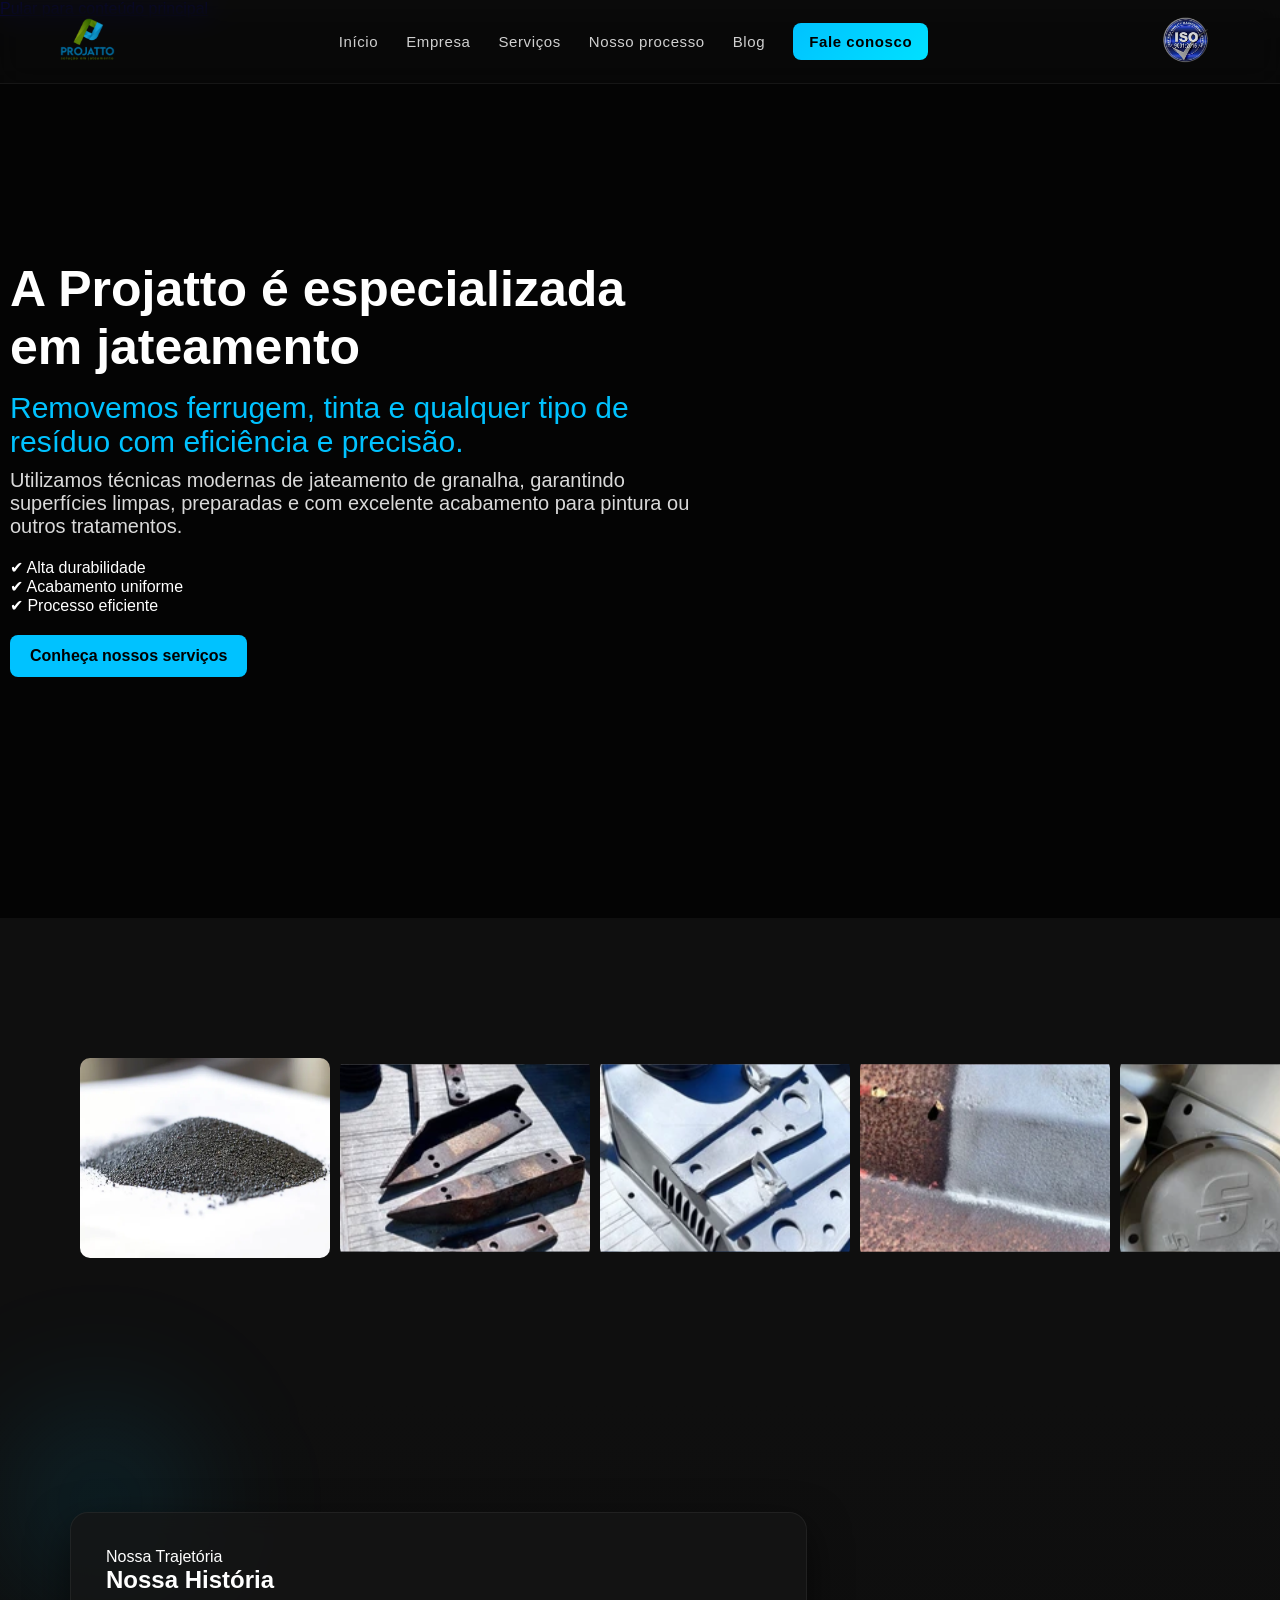
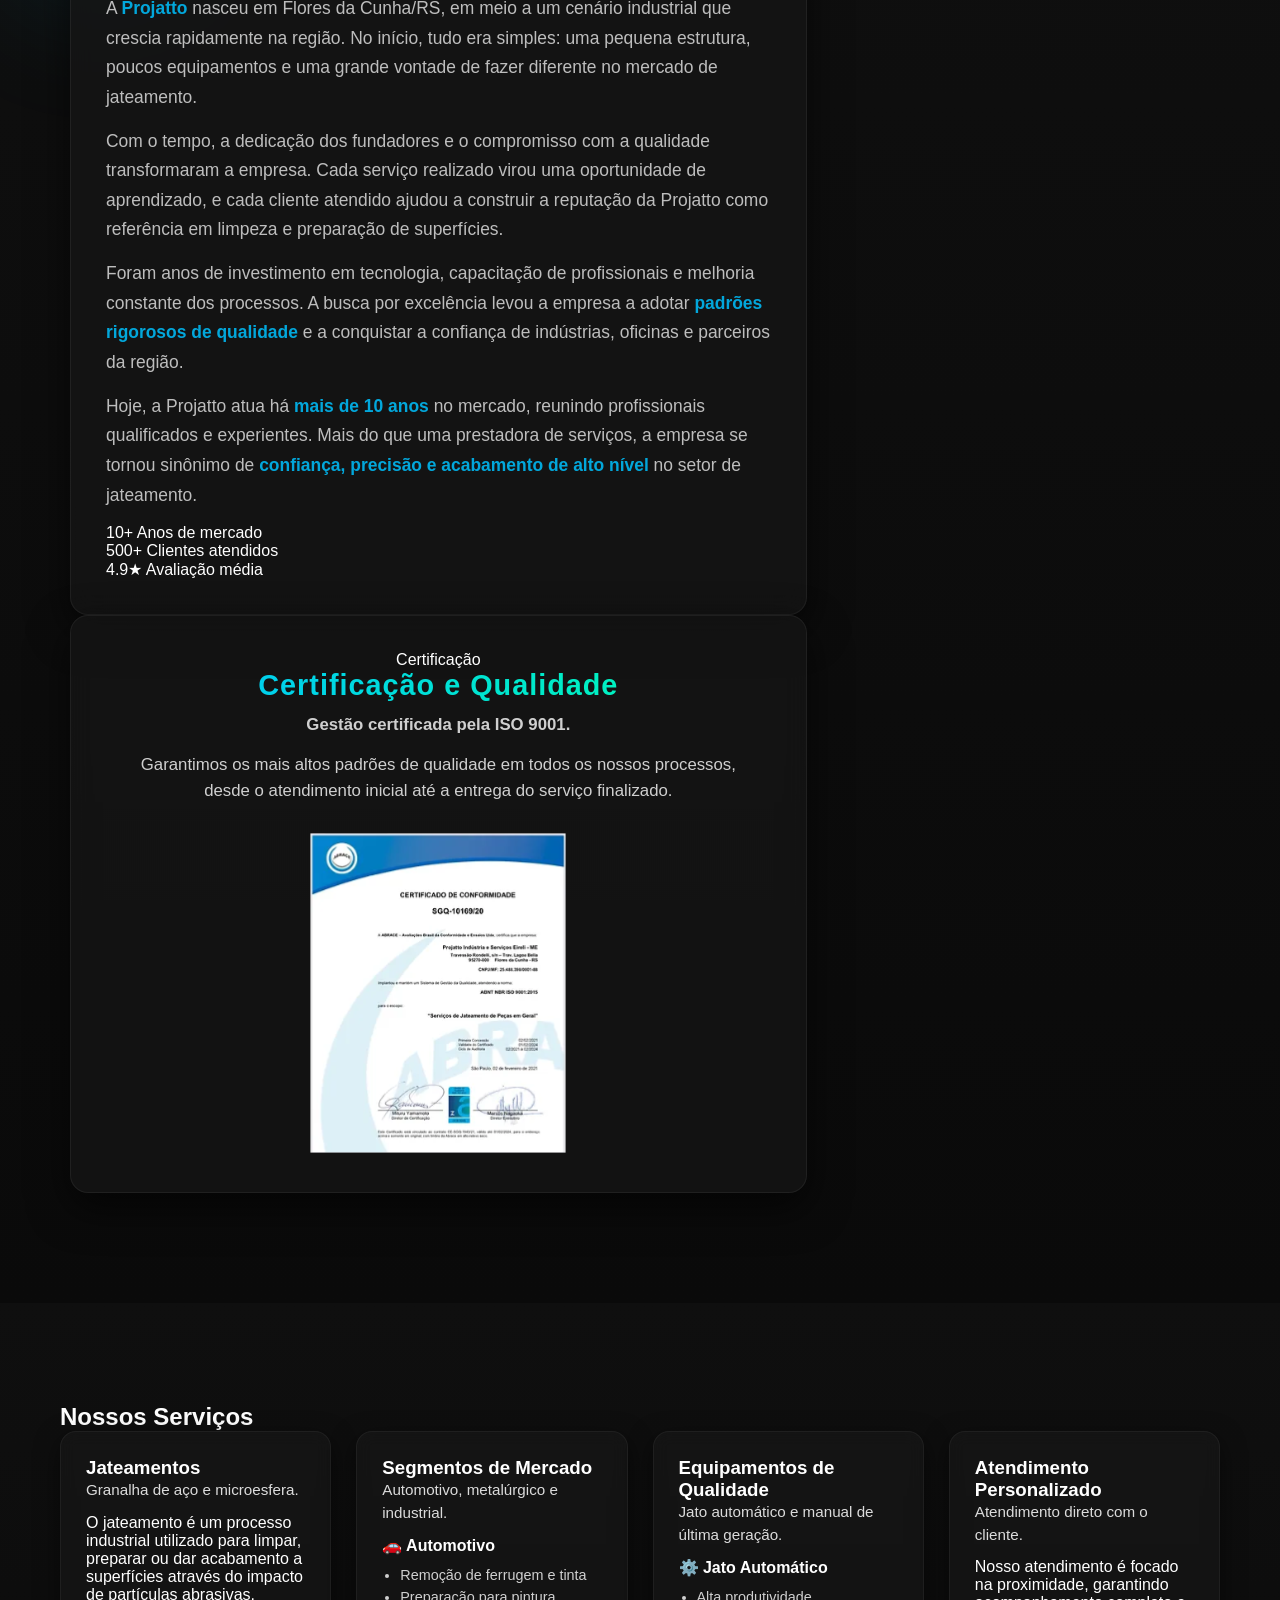
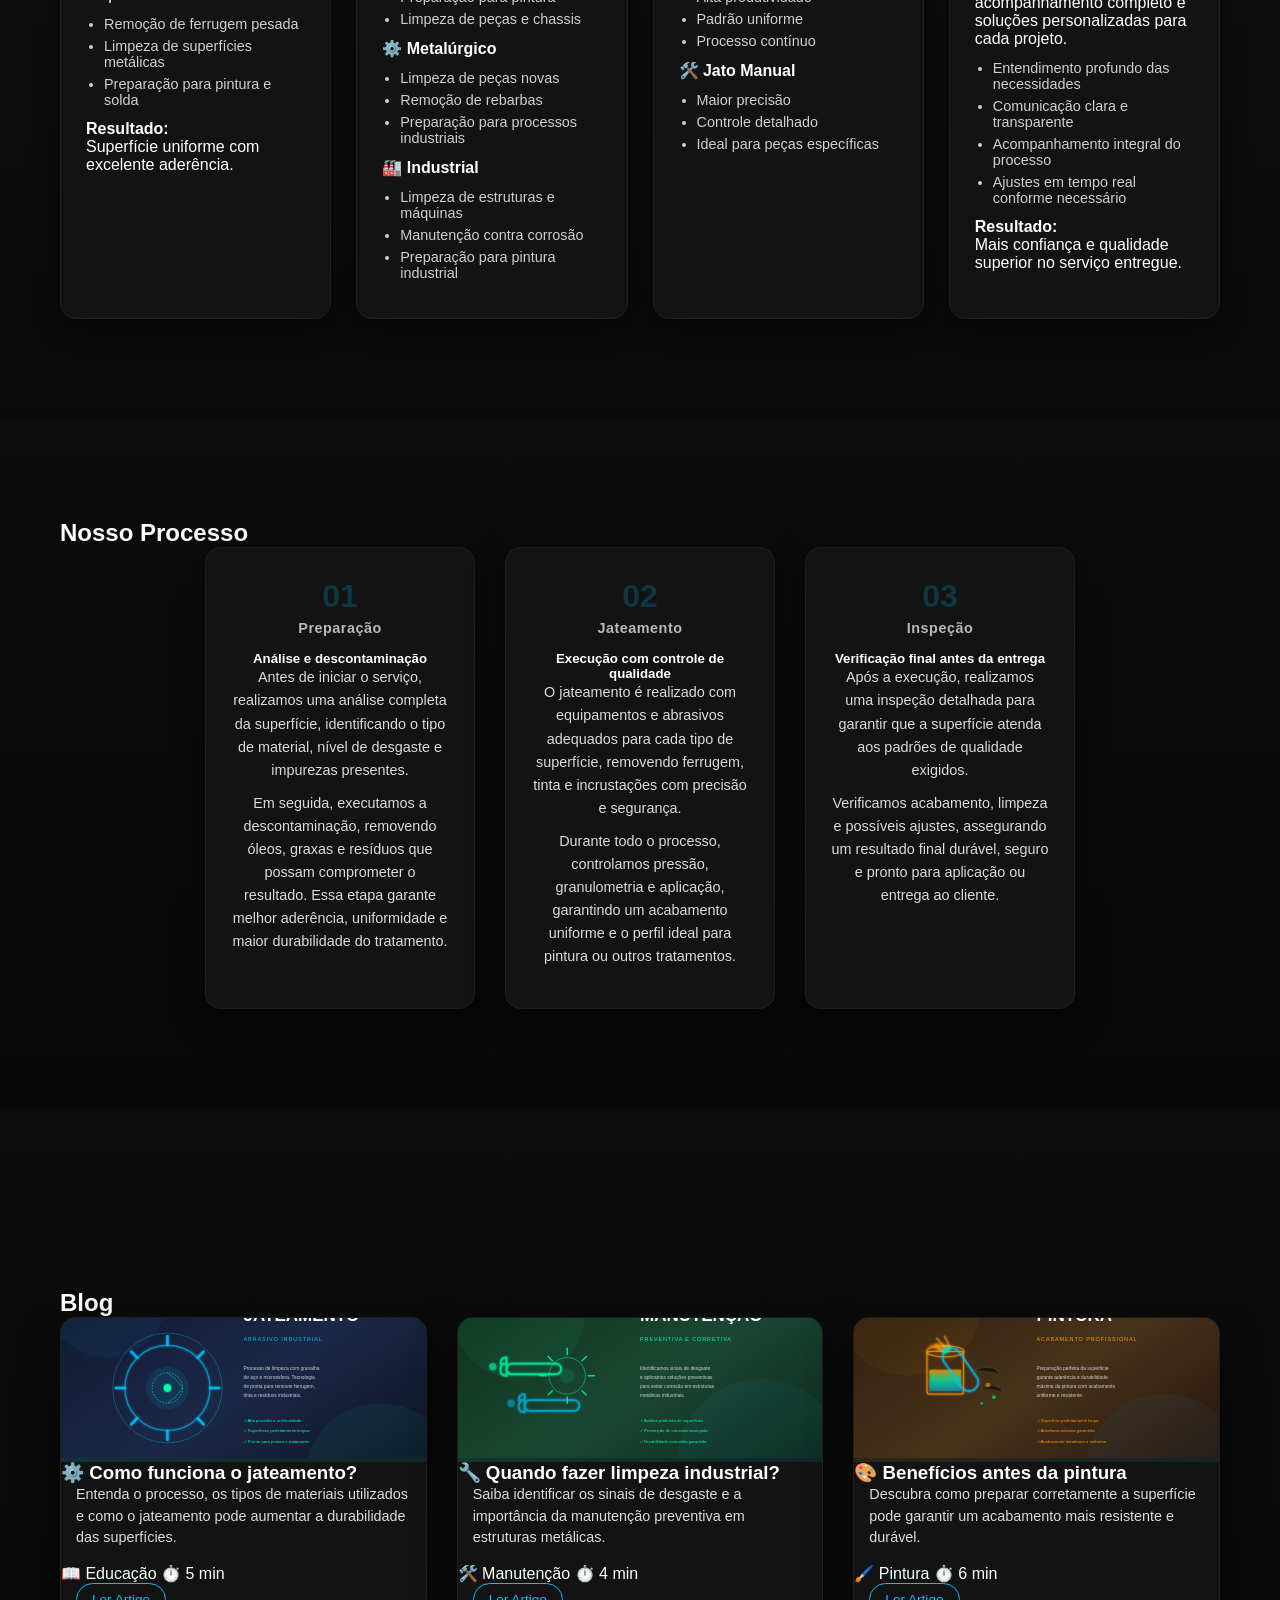
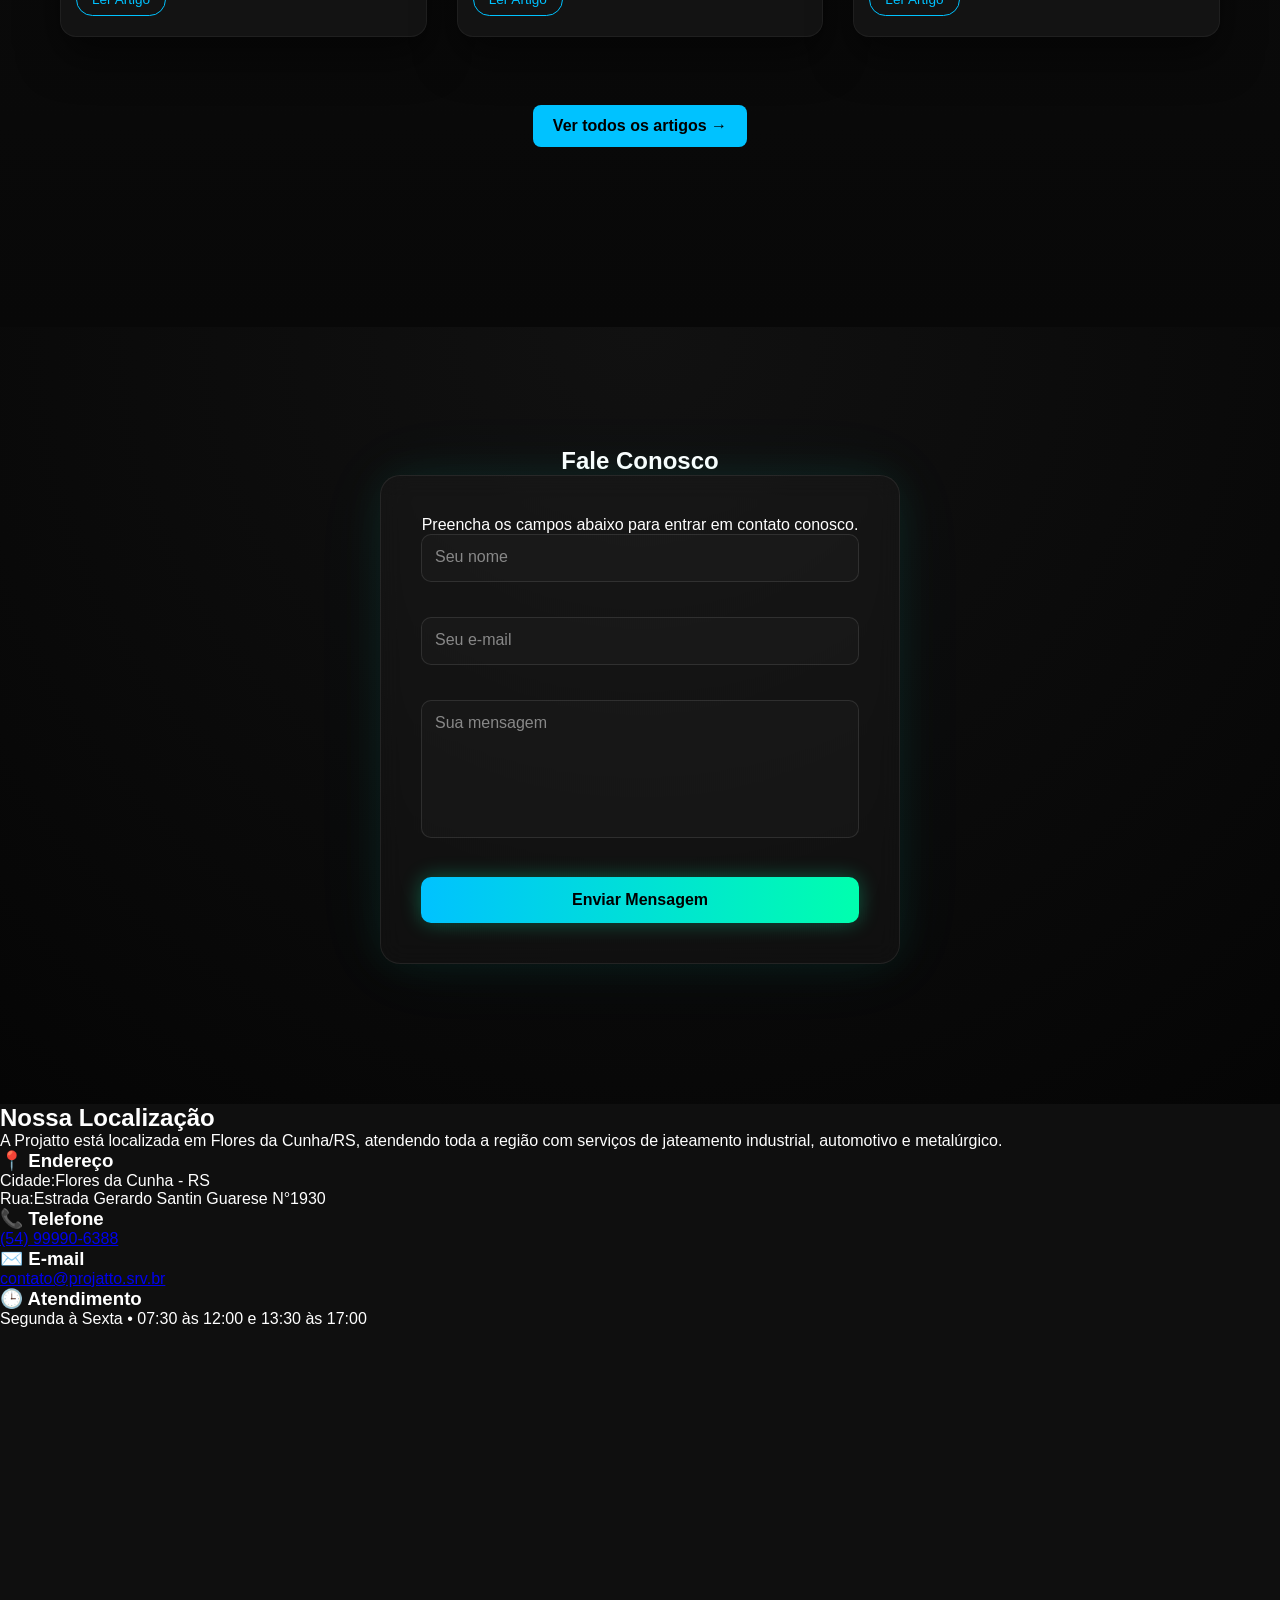
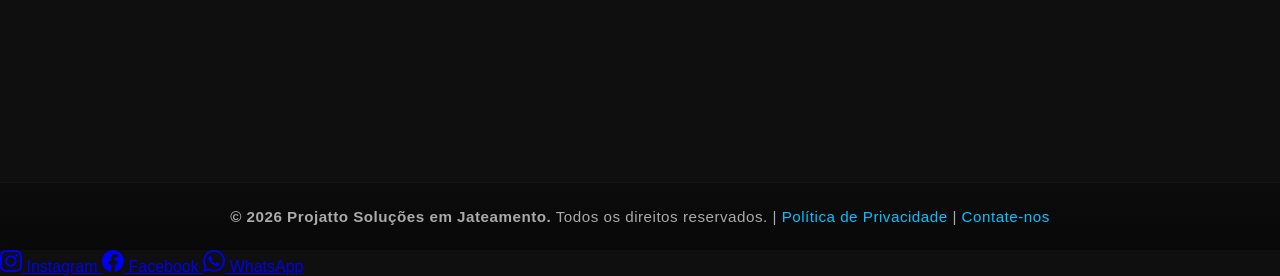
<file: index.html>
<!DOCTYPE html>
<html lang="pt-br">

<head>
    <!-- Meta Tags Essenciais -->
    <meta charset="UTF-8">
    <meta name="viewport" content="width=device-width, initial-scale=1.0">
    <meta http-equiv="X-UA-Compatible" content="IE=edge">
    
    <!-- SEO Meta Tags -->
    <meta name="description" content="Projatto - Especialista em jateamento industrial, automotivo e metalúrgico. Limpeza e preparação de superfícies com tecnologia de ponta em Flores da Cunha, RS.">
    <meta name="keywords" content="jateamento, limpeza industrial, preparação de superfícies, jato de granalha, serviços industriais, Flores da Cunha, RS">
    <meta name="author" content="Projatto Soluções em Jateamento">
    <meta name="theme-color" content="#0f0f0f">
    
    <!-- Open Graph para Redes Sociais -->
    <meta property="og:type" content="website">
    <meta property="og:title" content="Projatto - Soluções em Jateamento Industrial">
    <meta property="og:description" content="Especialista em jateamento e limpeza industrial com mais de 10 anos de experiência.">
    <meta property="og:url" content="https://www.projatto.com.br">
    <meta property="og:locale" content="pt_BR">
    
    <!-- Twitter Card -->
    <meta name="twitter:card" content="summary_large_image">
    <meta name="twitter:title" content="Projatto - Soluções em Jateamento">
    
    <!-- Preload Recursos Críticos -->
    <link rel="preload" href="_css3/style.css" as="style">
    <link rel="preconnect" href="https://fonts.googleapis.com">
    <link rel="preconnect" href="https://fonts.gstatic.com" crossorigin>
    <link href="https://fonts.googleapis.com/css2?family=Inter:wght@300;400;500;600;700;800;900&family=Syne:wght@700;800&display=swap" rel="stylesheet">
    
    <!-- Canonical URL -->
    <link rel="canonical" href="https://www.projatto.com.br">
    
    <!-- Favicon -->
    <link rel="icon" type="image/svg+xml" href="_imagens/projattoLogo.svg">
    <link rel="apple-touch-icon" href="_imagens/projattoLogo.svg">
    
    <!-- Stylesheet -->
    <link rel="stylesheet" href="_css3/style.css">
    
    <!-- Title -->
    <title>Projatto | Jateamento Industrial e Limpeza de Superfícies</title>
    
    <!-- Schema.org Structured Data -->
    <script type="application/ld+json">
    {
      "@context": "https://schema.org",
      "@type": "LocalBusiness",
      "name": "Projatto Soluções em Jateamento",
      "image": "https://www.projatto.com.br/_imagens/projattoLogo.svg",
      "description": "Especialista em jateamento industrial, automotivo e metalúrgico",
      "address": {
        "@type": "PostalAddress",
        "streetAddress": "Flores da Cunha",
        "addressLocality": "Flores da Cunha",
        "addressRegion": "RS",
        "postalCode": "95156-000",
        "addressCountry": "BR"
      },
      "telephone": "(54) 99990-6388",
      "email": "contato@projatto.srv.br",
      "url": "https://www.projatto.com.br",
      "sameAs": [
        "https://www.facebook.com/projatto",
        "https://www.instagram.com/projattoind",
      ],
      "priceRange": "$$",
      "areaServed": ["RS", "BR"],
      "knowsAbout": ["Jateamento Industrial", "Limpeza de Superfícies", "Preparação para Pintura"],
      "aggregateRating": {
        "@type": "AggregateRating",
        "ratingValue": "4.9",
        "ratingCount": "127"
      }
    }
    </script>
</head>

<body>

    <!-- SKIP TO CONTENT -->
    <a href="#main-content" class="skip-link">Pular para conteúdo principal</a>

    <!-- HEADER SEMÂNTICO -->
    <header role="banner" aria-label="Cabeçalho do site">
        <div class="cabeca">

            <div class="logo">
                <a href="#inicio" title="Voltar ao início">
                    <img src="_imagens/projattoLogo.svg" alt="Projatto - Soluções em Jateamento" loading="eager" width="55" height="55">
                </a>
            </div>

            <nav class="menu" role="navigation" aria-label="Menu principal">
                <a href="#inicio" title="Seção Início">Início</a>
                <a href="#empresa" title="Sobre a Empresa">Empresa</a>
                <a href="#servicos" title="Nossos Serviços">Serviços</a>
                <a href="#processo" title="Nosso Processo">Nosso processo</a>
                <a href="blog.html" title="Blog">Blog</a>
                <a href="#contato" title="Formulário de Contato">Fale conosco</a>
            </nav>

            <div class="iso">
                <img src="_imagens/iso.svg" alt="Certificação ISO 9001" loading="eager" width="68" height="68">
            </div>

        </div>
    </header>

    <!-- MAIN -->
    <main role="main" id="main-content">
        <article role="document" itemscope itemtype="https://schema.org/LocalBusiness">

            <!-- SEÇÃO INÍCIO -->
            <section id="inicio" class="inicio" aria-label="Seção de boas-vindas">

                <div class="conteudo">

                    <h1 itemprop="name">
                        A Projatto é especializada<br>
                        em jateamento
                    </h1>

                    <p class="subtitulo" itemprop="description">
                        Removemos ferrugem, tinta e qualquer tipo de resíduo com eficiência e precisão.
                    </p>

                    <p class="descricao">
                        Utilizamos técnicas modernas de jateamento de granalha, garantindo superfícies limpas,
                        preparadas e com excelente acabamento para pintura ou outros tratamentos.
                    </p>

                    <ul class="beneficios" role="list">
                        <li role="listitem">✔ Alta durabilidade</li>
                        <li role="listitem">✔ Acabamento uniforme</li>
                        <li role="listitem">✔ Processo eficiente</li>
                    </ul>

                    <a href="#servicos" class="btn" title="Ver nossos serviços">Conheça nossos serviços</a>

                </div>

            </section>

            <!-- GALERIA PREMIUM -->
            <section class="galeria-lightbox" aria-label="Galeria de trabalhos">
                <div class="sticky">
                    <div class="track" role="region" aria-label="Galeria horizontal de imagens">

                        <div class="item" role="img" aria-label="Projeto 1"><img src="_imagens/imagen (3).png" alt="Trabalho realizado 1" loading="lazy" width="280" height="200"></div>
                        <div class="item" role="img" aria-label="Projeto 2"><img src="_imagens/image2.svg" alt="Trabalho realizado 2" loading="lazy" width="280" height="200"></div>
                        <div class="item" role="img" aria-label="Projeto 3"><img src="_imagens/image3.svg" alt="Trabalho realizado 3" loading="lazy" width="280" height="200"></div>
                        <div class="item" role="img" aria-label="Projeto 4"><img src="_imagens/image4.svg" alt="Trabalho realizado 4" loading="lazy" width="280" height="200"></div>
                        <div class="item" role="img" aria-label="Projeto 5"><img src="_imagens/image5.svg" alt="Trabalho realizado 5" loading="lazy" width="280" height="200"></div>
                        <div class="item" role="img" aria-label="Projeto 6"><img src="_imagens/image6.svg" alt="Trabalho realizado 6" loading="lazy" width="280" height="200"></div>
                        <div class="item" role="img" aria-label="Projeto 7"><img src="_imagens/image7.svg" alt="Trabalho realizado 7" loading="lazy" width="280" height="200"></div>
                        <div class="item" role="img" aria-label="Projeto 8"><img src="_imagens/image8.svg" alt="Trabalho realizado 8" loading="lazy" width="280" height="200"></div>
                        <div class="item" role="img" aria-label="Projeto 9"><img src="_imagens/image9.svg" alt="Trabalho realizado 9" loading="lazy" width="280" height="200"></div>
                        <div class="item" role="img" aria-label="Projeto 10"><img src="_imagens/image10.svg" alt="Trabalho realizado 10" loading="lazy" width="280" height="200"></div>

                    </div>
                </div>
            </section>

            <!-- FULLSCREEN MODAL ACESSÍVEL -->
            <div id="lightbox" role="dialog" aria-modal="true" aria-label="Galeria em tela cheia" hidden>
                <button id="fechar" aria-label="Fechar galeria" type="button" tabindex="0">&times;</button>
                <img id="img-grande" alt="Imagem ampliada">
            </div>

            <!-- SEÇÃO EMPRESA -->
            <section id="empresa" aria-label="Sobre a empresa">

                <div class="empresa-wrapper">

                    <div id="caixa1" class="box">
                        <div class="box-badge">Nossa Trajetória</div>
                        <h2>Nossa História</h2>

                        <p>
                            A <strong>Projatto</strong> nasceu em Flores da Cunha/RS, em meio a um cenário industrial que crescia rapidamente
                            na região.
                            No início, tudo era simples: uma pequena estrutura, poucos equipamentos e uma grande vontade de
                            fazer diferente no mercado de jateamento.
                        </p>

                        <p>
                            Com o tempo, a dedicação dos fundadores e o compromisso com a qualidade transformaram a empresa.
                            Cada serviço realizado virou uma oportunidade de aprendizado, e cada cliente atendido ajudou a
                            construir a reputação da Projatto como referência em limpeza e preparação de superfícies.
                        </p>

                        <p>
                            Foram anos de investimento em tecnologia, capacitação de profissionais e melhoria constante dos
                            processos.
                            A busca por excelência levou a empresa a adotar <strong>padrões rigorosos de qualidade</strong> e a conquistar a
                            confiança de indústrias, oficinas e parceiros da região.
                        </p>

                        <p>
                            Hoje, a Projatto atua há <strong>mais de 10 anos</strong> no mercado, reunindo
                            profissionais qualificados e experientes.
                            Mais do que uma prestadora de serviços, a empresa se tornou sinônimo de <strong>confiança, precisão e
                            acabamento de alto nível</strong> no setor de jateamento.
                        </p>

                        <div class="empresa-stats">
                            <div class="stat-item">
                                <span class="stat-num">10+</span>
                                <span class="stat-label">Anos de mercado</span>
                            </div>
                            <div class="stat-item">
                                <span class="stat-num">500+</span>
                                <span class="stat-label">Clientes atendidos</span>
                            </div>
                            <div class="stat-item">
                                <span class="stat-num">4.9★</span>
                                <span class="stat-label">Avaliação média</span>
                            </div>
                        </div>
                    </div>

                    <div id="caixa2" class="box">
                        <div class="box-badge">Certificação</div>
                        <h2>Certificação e Qualidade</h2>
                        <p><strong>Gestão certificada pela ISO 9001.</strong></p>
                        <p>Garantimos os mais altos padrões de qualidade em todos os nossos processos, desde o atendimento inicial até a entrega do serviço finalizado.</p>

                        <img src="_imagens/certificado.svg" alt="Certificação ISO 9001" loading="lazy" itemprop="image" width="320" height="320">
                    </div>

                </div>

            </section>

            <!-- SEÇÃO SERVIÇOS -->
            <section id="servicos" aria-label="Serviços oferecidos">
                <h2>Nossos Serviços</h2>

                <div class="container">

                    <!-- JATEAMENTOS -->
                    <article class="item" itemscope itemtype="https://schema.org/Service">
                        <h3 itemprop="name">Jateamentos</h3>
                        <p class="resumo" itemprop="description">Granalha de aço e microesfera.</p>

                        <p>
                            O jateamento é um processo industrial utilizado para limpar, preparar
                            ou dar acabamento a superfícies através do impacto de partículas abrasivas.
                        </p>

                        <ul role="list">
                            <li role="listitem">Remoção de ferrugem pesada</li>
                            <li role="listitem">Limpeza de superfícies metálicas</li>
                            <li role="listitem">Preparação para pintura e solda</li>
                        </ul>

                        <strong>Resultado:</strong>
                        <p>Superfície uniforme com excelente aderência.</p>
                    </article>

                    <!-- SEGMENTOS -->
                    <article class="item">
                        <h3>Segmentos de Mercado</h3>
                        <p class="resumo">Automotivo, metalúrgico e industrial.</p>

                        <h4>🚗 Automotivo</h4>
                        <ul role="list">
                            <li role="listitem">Remoção de ferrugem e tinta</li>
                            <li role="listitem">Preparação para pintura</li>
                            <li role="listitem">Limpeza de peças e chassis</li>
                        </ul>

                        <h4>⚙️ Metalúrgico</h4>
                        <ul role="list">
                            <li role="listitem">Limpeza de peças novas</li>
                            <li role="listitem">Remoção de rebarbas</li>
                            <li role="listitem">Preparação para processos industriais</li>
                        </ul>

                        <h4>🏭 Industrial</h4>
                        <ul role="list">
                            <li role="listitem">Limpeza de estruturas e máquinas</li>
                            <li role="listitem">Manutenção contra corrosão</li>
                            <li role="listitem">Preparação para pintura industrial</li>
                        </ul>
                    </article>

                    <!-- EQUIPAMENTOS -->
                    <article class="item">
                        <h3>Equipamentos de Qualidade</h3>
                        <p class="resumo">Jato automático e manual de última geração.</p>

                        <h4>⚙️ Jato Automático</h4>
                        <ul role="list">
                            <li role="listitem">Alta produtividade</li>
                            <li role="listitem">Padrão uniforme</li>
                            <li role="listitem">Processo contínuo</li>
                        </ul>

                        <h4>🛠️ Jato Manual</h4>
                        <ul role="list">
                            <li role="listitem">Maior precisão</li>
                            <li role="listitem">Controle detalhado</li>
                            <li role="listitem">Ideal para peças específicas</li>
                        </ul>
                    </article>

                    <!-- ATENDIMENTO -->
                    <article class="item">
                        <h3>Atendimento Personalizado</h3>
                        <p class="resumo">Atendimento direto com o cliente.</p>

                        <p>
                            Nosso atendimento é focado na proximidade, garantindo acompanhamento
                            completo e soluções personalizadas para cada projeto.
                        </p>

                        <ul role="list">
                            <li role="listitem">Entendimento profundo das necessidades</li>
                            <li role="listitem">Comunicação clara e transparente</li>
                            <li role="listitem">Acompanhamento integral do processo</li>
                            <li role="listitem">Ajustes em tempo real conforme necessário</li>
                        </ul>

                        <strong>Resultado:</strong>
                        <p>Mais confiança e qualidade superior no serviço entregue.</p>
                    </article>

                </div>
            </section>

            <!-- SEÇÃO PROCESSO -->
            <section id="processo" aria-label="Nosso processo de trabalho">
                <h2>Nosso Processo</h2>

                <div class="processo">

                    <article class="etapa">
                        <h3 aria-label="Etapa um">01</h3>
                        <h4>Preparação</h4>
                        <h5>Análise e descontaminação</h5>

                        <p>
                            Antes de iniciar o serviço, realizamos uma análise completa da superfície,
                            identificando o tipo de material, nível de desgaste e impurezas presentes.
                        </p>

                        <p>
                            Em seguida, executamos a descontaminação, removendo óleos, graxas e resíduos
                            que possam comprometer o resultado. Essa etapa garante melhor aderência,
                            uniformidade e maior durabilidade do tratamento.
                        </p>
                    </article>

                    <article class="etapa">
                        <h3 aria-label="Etapa dois">02</h3>
                        <h4>Jateamento</h4>
                        <h5>Execução com controle de qualidade</h5>

                        <p>
                            O jateamento é realizado com equipamentos e abrasivos adequados para cada
                            tipo de superfície, removendo ferrugem, tinta e incrustações com precisão
                            e segurança.
                        </p>

                        <p>
                            Durante todo o processo, controlamos pressão, granulometria e aplicação,
                            garantindo um acabamento uniforme e o perfil ideal para pintura ou outros
                            tratamentos.
                        </p>
                    </article>

                    <article class="etapa">
                        <h3 aria-label="Etapa três">03</h3>
                        <h4>Inspeção</h4>
                        <h5>Verificação final antes da entrega</h5>

                        <p>
                            Após a execução, realizamos uma inspeção detalhada para garantir que a
                            superfície atenda aos padrões de qualidade exigidos.
                        </p>

                        <p>
                            Verificamos acabamento, limpeza e possíveis ajustes, assegurando um resultado
                            final durável, seguro e pronto para aplicação ou entrega ao cliente.
                        </p>
                    </article>

                </div>
            </section>

           <!-- SEÇÃO BLOG -->
            <section id="blog" aria-label="Blog e artigos">
                <h2>Blog</h2>

                <div class="blog-container">

                    <article class="post" itemscope itemtype="https://schema.org/BlogPosting">
                        <div class="post-image" style="background: linear-gradient(135deg, rgba(0, 194, 255, 0.2), rgba(0, 255, 174, 0.1));">
                            <img src="_imagens/blog-jateamento.svg" alt="Artigo: Como funciona o jateamento abrasivo" loading="lazy" width="300" height="260">
                        </div>
                        <div class="post-content">
                            <h3 itemprop="headline">⚙️ Como funciona o jateamento?</h3>
                            <p itemprop="description">
                                Entenda o processo, os tipos de materiais utilizados e como o jateamento
                                pode aumentar a durabilidade das superfícies.
                            </p>
                            <div class="post-meta">
                                <span>📖 Educação</span>
                                <span>⏱️ 5 min</span>
                            </div>
                            <a href="blog.html#como-funciona" title="Ler artigo completo">Ler Artigo</a>
                        </div>
                    </article>

                    <article class="post" itemscope itemtype="https://schema.org/BlogPosting">
                        <div class="post-image" style="background: linear-gradient(135deg, rgba(0, 255, 174, 0.2), rgba(0, 194, 255, 0.1));">
                            <img src="_imagens/blog-manutencao.svg" alt="Artigo: Quando é necessário fazer a limpeza industrial" loading="lazy" width="300" height="260">
                        </div>
                        <div class="post-content">
                            <h3 itemprop="headline">🔧 Quando fazer limpeza industrial?</h3>
                            <p itemprop="description">
                                Saiba identificar os sinais de desgaste e a importância da manutenção
                                preventiva em estruturas metálicas.
                            </p>
                            <div class="post-meta">
                                <span>🛠️ Manutenção</span>
                                <span>⏱️ 4 min</span>
                            </div>
                            <a href="blog.html#quando-limpar" title="Ler artigo completo">Ler Artigo</a>
                        </div>
                    </article>

                    <article class="post" itemscope itemtype="https://schema.org/BlogPosting">
                        <div class="post-image" style="background: linear-gradient(135deg, rgba(255, 152, 0, 0.15), rgba(0, 194, 255, 0.1));">
                            <img src="_imagens/blog-pintura.svg" alt="Artigo: Benefícios do jateamento antes da pintura" loading="lazy" width="300" height="260">
                        </div>
                        <div class="post-content">
                            <h3 itemprop="headline">🎨 Benefícios antes da pintura</h3>
                            <p itemprop="description">
                                Descubra como preparar corretamente a superfície pode garantir um
                                acabamento mais resistente e durável.
                            </p>
                            <div class="post-meta">
                                <span>🖌️ Pintura</span>
                                <span>⏱️ 6 min</span>
                            </div>
                            <a href="blog.html#beneficios-pintura" title="Ler artigo completo">Ler Artigo</a>
                        </div>
                    </article>

                </div>

                <div style="text-align:center; margin-top: 48px;">
                    <a href="blog.html" class="btn" title="Ver todos os artigos do blog">Ver todos os artigos →</a>
                </div>

            </section>
            <!-- SEÇÃO CONTATO -->
            <section id="contato" aria-label="Formulário de contato">
                <h2>Fale Conosco</h2>

                <form id="formContato" name="contato" novalidate autocomplete="on" aria-describedby="form-help">
                    <p id="form-help" class="sr-only">Preencha os campos abaixo para entrar em contato conosco.</p>

                    <div class="input-box">
                        <input type="text" id="nome" name="nome" required aria-required="true" autocomplete="name" inputmode="text">
                        <label for="nome">Seu nome</label>
                    </div>

                    <div class="input-box">
                        <input type="email" id="email" name="email" required aria-required="true" autocomplete="email" inputmode="email">
                        <label for="email">Seu e-mail</label>
                    </div>

                    <div class="input-box">
                        <textarea id="mensagem" name="mensagem" required aria-required="true" autocomplete="off" inputmode="text" rows="6"></textarea>
                        <label for="mensagem">Sua mensagem</label>
                    </div>

                    <button type="submit" aria-label="Enviar formulário de contato">Enviar Mensagem</button>
                </form>

                <p id="status" role="alert" aria-live="polite" aria-atomic="true"></p>
            </section>

            <!-- SEÇÃO LOCALIZAÇÃO -->
            <section id="localizacao" aria-label="Localização e contato">

                <div class="local-box">

                    <div class="info-local">

                        <h2>Nossa Localização</h2>

                        <p>
                            A Projatto está localizada em Flores da Cunha/RS,
                            atendendo toda a região com serviços de jateamento
                            industrial, automotivo e metalúrgico.
                        </p>

                        <div class="dados-local">

                            <div class="local-item">
                                <h3>📍 Endereço</h3>
                                <p itemprop="address">Cidade:Flores da Cunha - RS</p>
                                <p itemprop="address">Rua:Estrada Gerardo Santin Guarese N°1930</p>
                                
                            </div>

                            <div class="local-item">
                                <h3>📞 Telefone</h3>
                                <p><a href="tel:+5554999906388" itemprop="telephone">(54) 99990-6388</a></p>
                            </div>

                            <div class="local-item">
                                <h3>✉️ E-mail</h3>
                                <p><a href="mailto:contato@projatto.srv.br" itemprop="email">contato@projatto.srv.br</a></p>
                            </div>

                            <div class="local-item">
                                <h3>🕒 Atendimento</h3>
                                <p><time itemprop="openingHoursSpecification">Segunda à Sexta • 07:30 às 12:00 e 13:30 às 17:00</time></p>
                            </div>

                        </div>

                    </div>

                    <!-- MAPA GOOGLE -->
                    <div class="mapa">

                        <iframe
                            title="Localização da Projatto em Flores da Cunha, RS - Mapa Interativo"
                            src="https://www.google.com/maps/embed?pb=!1m18!1m12!1m3!1d8823.15765614857!2d-51.19160240159807!3d-29.00864875799773!2m3!1f0!2f0!3f0!3m2!1i1024!2i768!4f13.1!3m3!1m2!1s0x951e9a89bbc4268b%3A0xa4d81a20e4b55b4f!2sProjatto%20Solu%C3%A7%C3%B5es%20em%20Jateamento!5e1!3m2!1spt-BR!2sbr!4v1778351254739!5m2!1spt-BR!2sbr"
                            width="600" height="450" style="border:0;" allowfullscreen="" loading="lazy"
                            referrerpolicy="no-referrer-when-downgrade"></iframe>

                    </div>

                </div>

            </section>
        </article>
    </main>

    <!-- FOOTER SEMÂNTICO -->
    <footer role="contentinfo">
        <p>
            <strong>&copy; 2026 Projatto Soluções em Jateamento.</strong> Todos os direitos reservados.
            <span aria-label="separador">|</span>
            <a href="politica.html" title="Leia nossa política de privacidade">Política de Privacidade</a>
            <span aria-label="separador">|</span>
            <a href="#contato" title="Voltar ao formulário de contato">Contate-nos</a>
        </p>
    </footer>

    <!-- MENU FLUTUANTE REDES SOCIAIS -->
    <div class="social-float" role="navigation" aria-label="Redes sociais">

        <a href="https://www.instagram.com/projattoind" target="_blank" rel="noopener noreferrer"
           class="social-btn social-instagram" title="Siga-nos no Instagram" aria-label="Instagram da Projatto">
            <svg xmlns="http://www.w3.org/2000/svg" viewBox="0 0 24 24" fill="currentColor" width="22" height="22">
                <path d="M12 2.163c3.204 0 3.584.012 4.85.07 3.252.148 4.771 1.691 4.919 4.919.058 1.265.069 1.645.069 4.849 0 3.205-.012 3.584-.069 4.849-.149 3.225-1.664 4.771-4.919 4.919-1.266.058-1.644.07-4.85.07-3.204 0-3.584-.012-4.849-.07-3.26-.149-4.771-1.699-4.919-4.92-.058-1.265-.07-1.644-.07-4.849 0-3.204.013-3.583.07-4.849.149-3.227 1.664-4.771 4.919-4.919 1.266-.057 1.645-.069 4.849-.069zm0-2.163c-3.259 0-3.667.014-4.947.072-4.358.2-6.78 2.618-6.98 6.98-.059 1.281-.073 1.689-.073 4.948 0 3.259.014 3.668.072 4.948.2 4.358 2.618 6.78 6.98 6.98 1.281.058 1.689.072 4.948.072 3.259 0 3.668-.014 4.948-.072 4.354-.2 6.782-2.618 6.979-6.98.059-1.28.073-1.689.073-4.948 0-3.259-.014-3.667-.072-4.947-.196-4.354-2.617-6.78-6.979-6.98-1.281-.059-1.69-.073-4.949-.073zm0 5.838c-3.403 0-6.162 2.759-6.162 6.162s2.759 6.163 6.162 6.163 6.162-2.759 6.162-6.163c0-3.403-2.759-6.162-6.162-6.162zm0 10.162c-2.209 0-4-1.79-4-4 0-2.209 1.791-4 4-4s4 1.791 4 4c0 2.21-1.791 4-4 4zm6.406-11.845c-.796 0-1.441.645-1.441 1.44s.645 1.44 1.441 1.44c.795 0 1.439-.645 1.439-1.44s-.644-1.44-1.439-1.44z"/>
            </svg>
            <span class="social-label">Instagram</span>
        </a>

        <a href="https://www.facebook.com/projatto" target="_blank" rel="noopener noreferrer"
           class="social-btn social-facebook" title="Curta nossa página no Facebook" aria-label="Facebook da Projatto">
            <svg xmlns="http://www.w3.org/2000/svg" viewBox="0 0 24 24" fill="currentColor" width="22" height="22">
                <path d="M24 12.073c0-6.627-5.373-12-12-12s-12 5.373-12 12c0 5.99 4.388 10.954 10.125 11.854v-8.385H7.078v-3.47h3.047V9.43c0-3.007 1.792-4.669 4.533-4.669 1.312 0 2.686.235 2.686.235v2.953H15.83c-1.491 0-1.956.925-1.956 1.874v2.25h3.328l-.532 3.47h-2.796v8.385C19.612 23.027 24 18.062 24 12.073z"/>
            </svg>
            <span class="social-label">Facebook</span>
        </a>

        <a href="https://wa.me/5554999906388" target="_blank" rel="noopener noreferrer"
           class="social-btn social-whatsapp" title="Fale conosco pelo WhatsApp" aria-label="WhatsApp da Projatto">
            <svg xmlns="http://www.w3.org/2000/svg" viewBox="0 0 24 24" fill="currentColor" width="22" height="22">
                <path d="M17.472 14.382c-.297-.149-1.758-.867-2.03-.967-.273-.099-.471-.148-.67.15-.197.297-.767.966-.94 1.164-.173.199-.347.223-.644.075-.297-.15-1.255-.463-2.39-1.475-.883-.788-1.48-1.761-1.653-2.059-.173-.297-.018-.458.13-.606.134-.133.298-.347.446-.52.149-.174.198-.298.298-.497.099-.198.05-.371-.025-.52-.075-.149-.669-1.612-.916-2.207-.242-.579-.487-.5-.669-.51-.173-.008-.371-.01-.57-.01-.198 0-.52.074-.792.372-.272.297-1.04 1.016-1.04 2.479 0 1.462 1.065 2.875 1.213 3.074.149.198 2.096 3.2 5.077 4.487.709.306 1.262.489 1.694.625.712.227 1.36.195 1.871.118.571-.085 1.758-.719 2.006-1.413.248-.694.248-1.289.173-1.413-.074-.124-.272-.198-.57-.347m-5.421 7.403h-.004a9.87 9.87 0 01-5.031-1.378l-.361-.214-3.741.982.998-3.648-.235-.374a9.86 9.86 0 01-1.51-5.26c.001-5.45 4.436-9.884 9.888-9.884 2.64 0 5.122 1.03 6.988 2.898a9.825 9.825 0 012.893 6.994c-.003 5.45-4.437 9.884-9.885 9.884m8.413-18.297A11.815 11.815 0 0012.05 0C5.495 0 .16 5.335.157 11.892c0 2.096.547 4.142 1.588 5.945L.057 24l6.305-1.654a11.882 11.882 0 005.683 1.448h.005c6.554 0 11.89-5.335 11.893-11.893a11.821 11.821 0 00-3.48-8.413z"/>
            </svg>
            <span class="social-label">WhatsApp</span>
        </a>

    </div>

    <!-- Scripts -->
    <script defer src="app.js"></script>

</body>

</html>
</file>
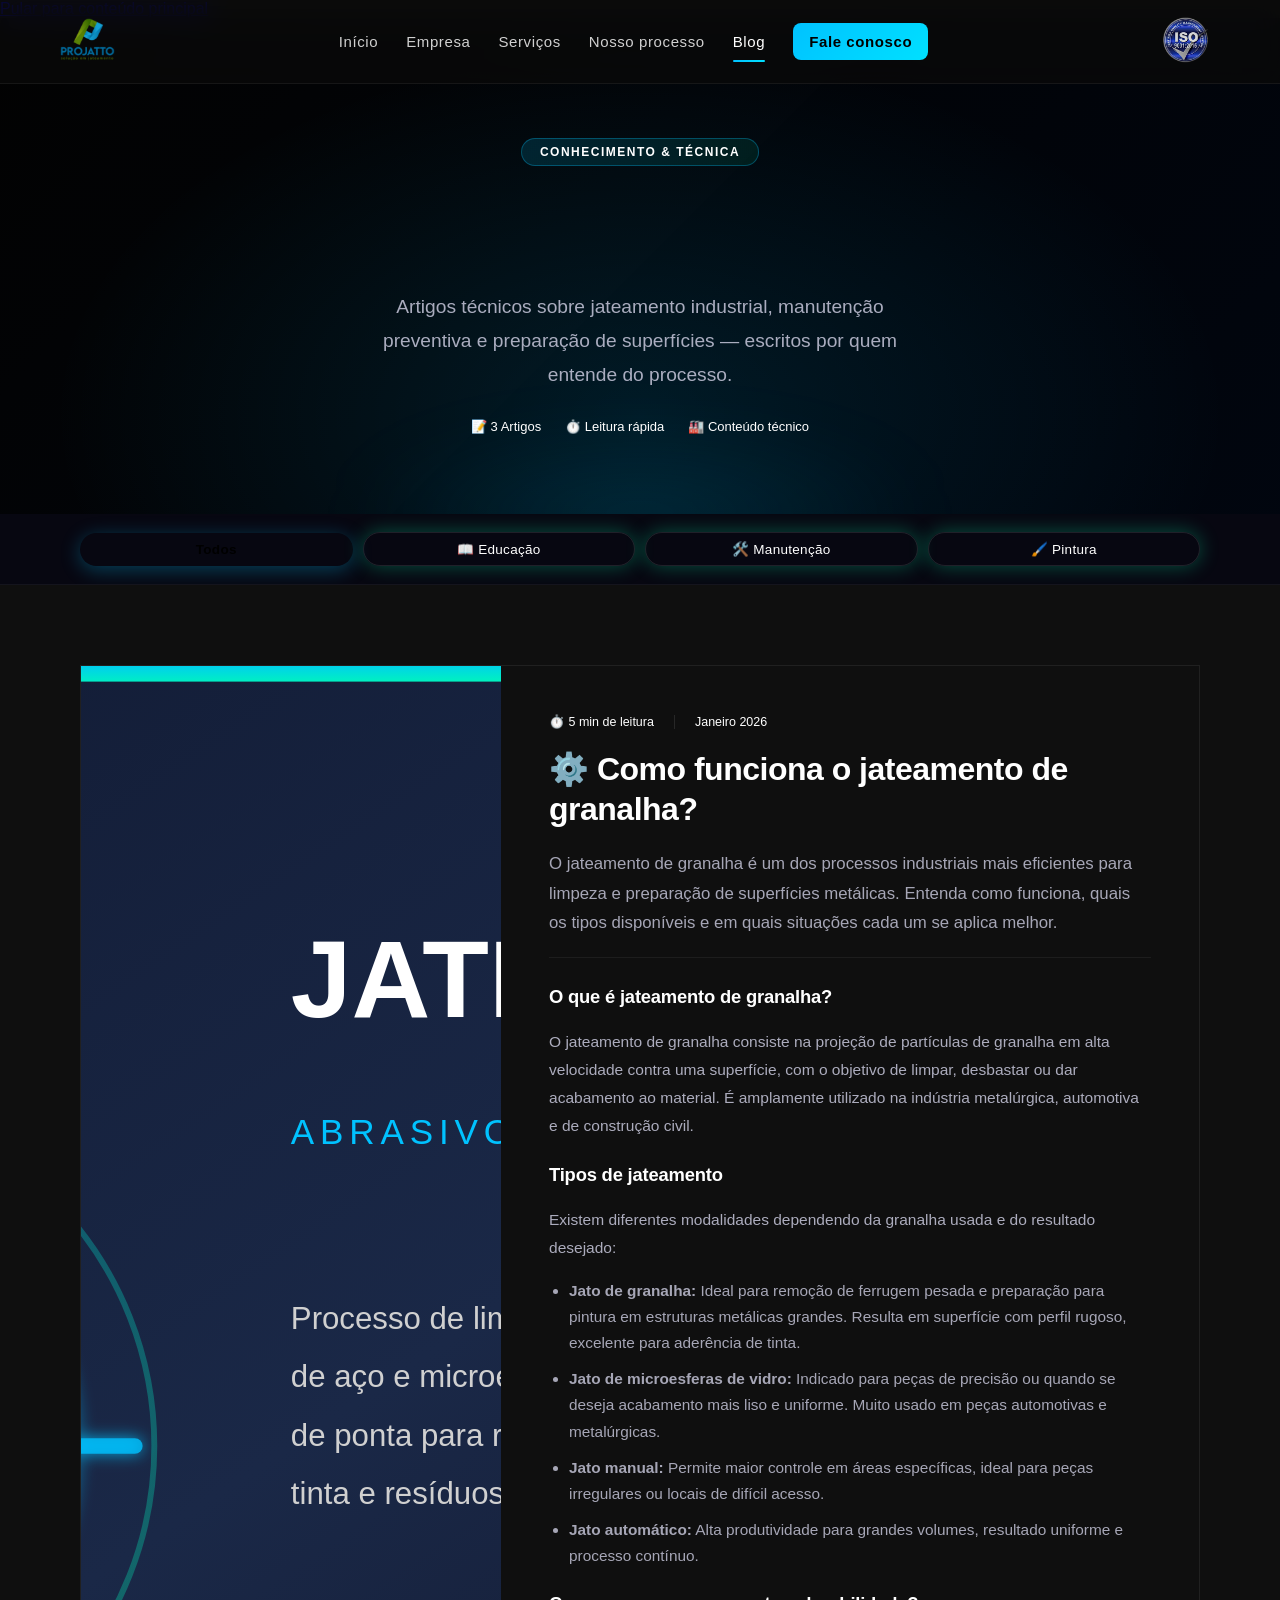
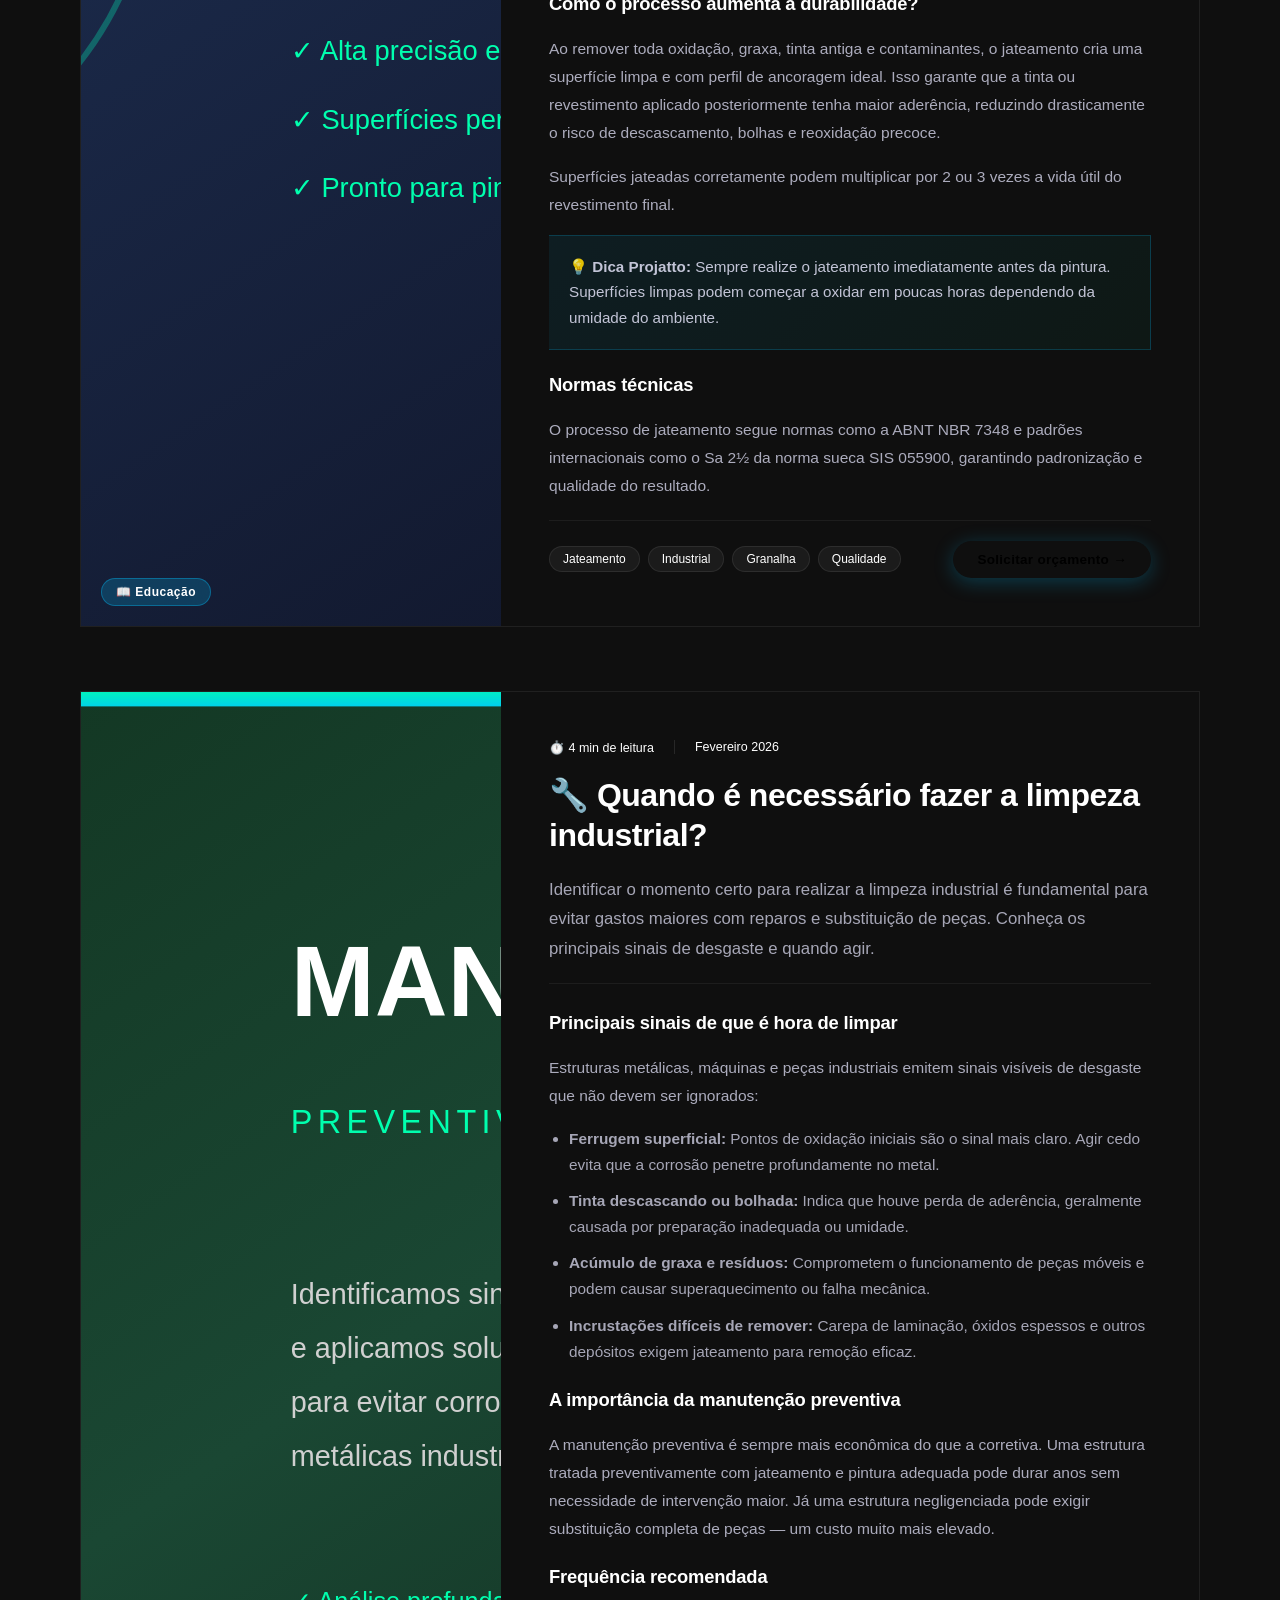
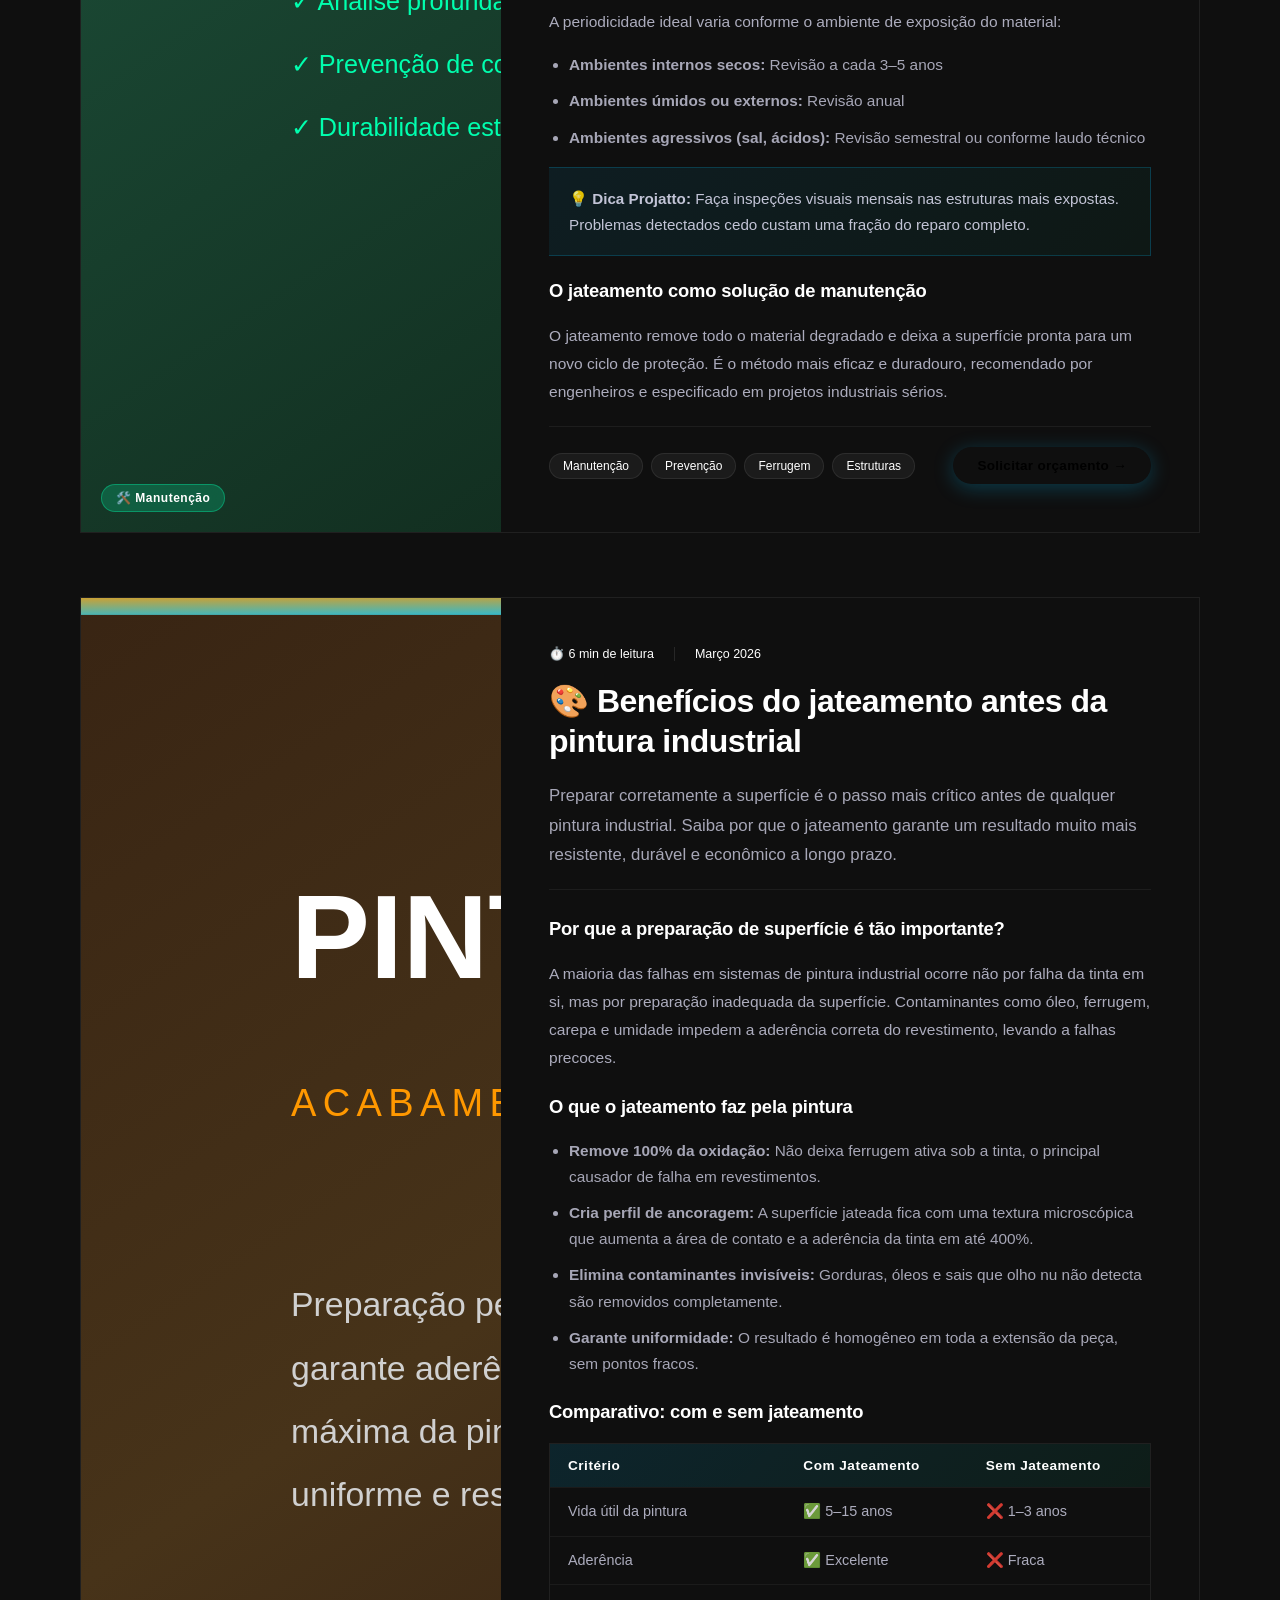
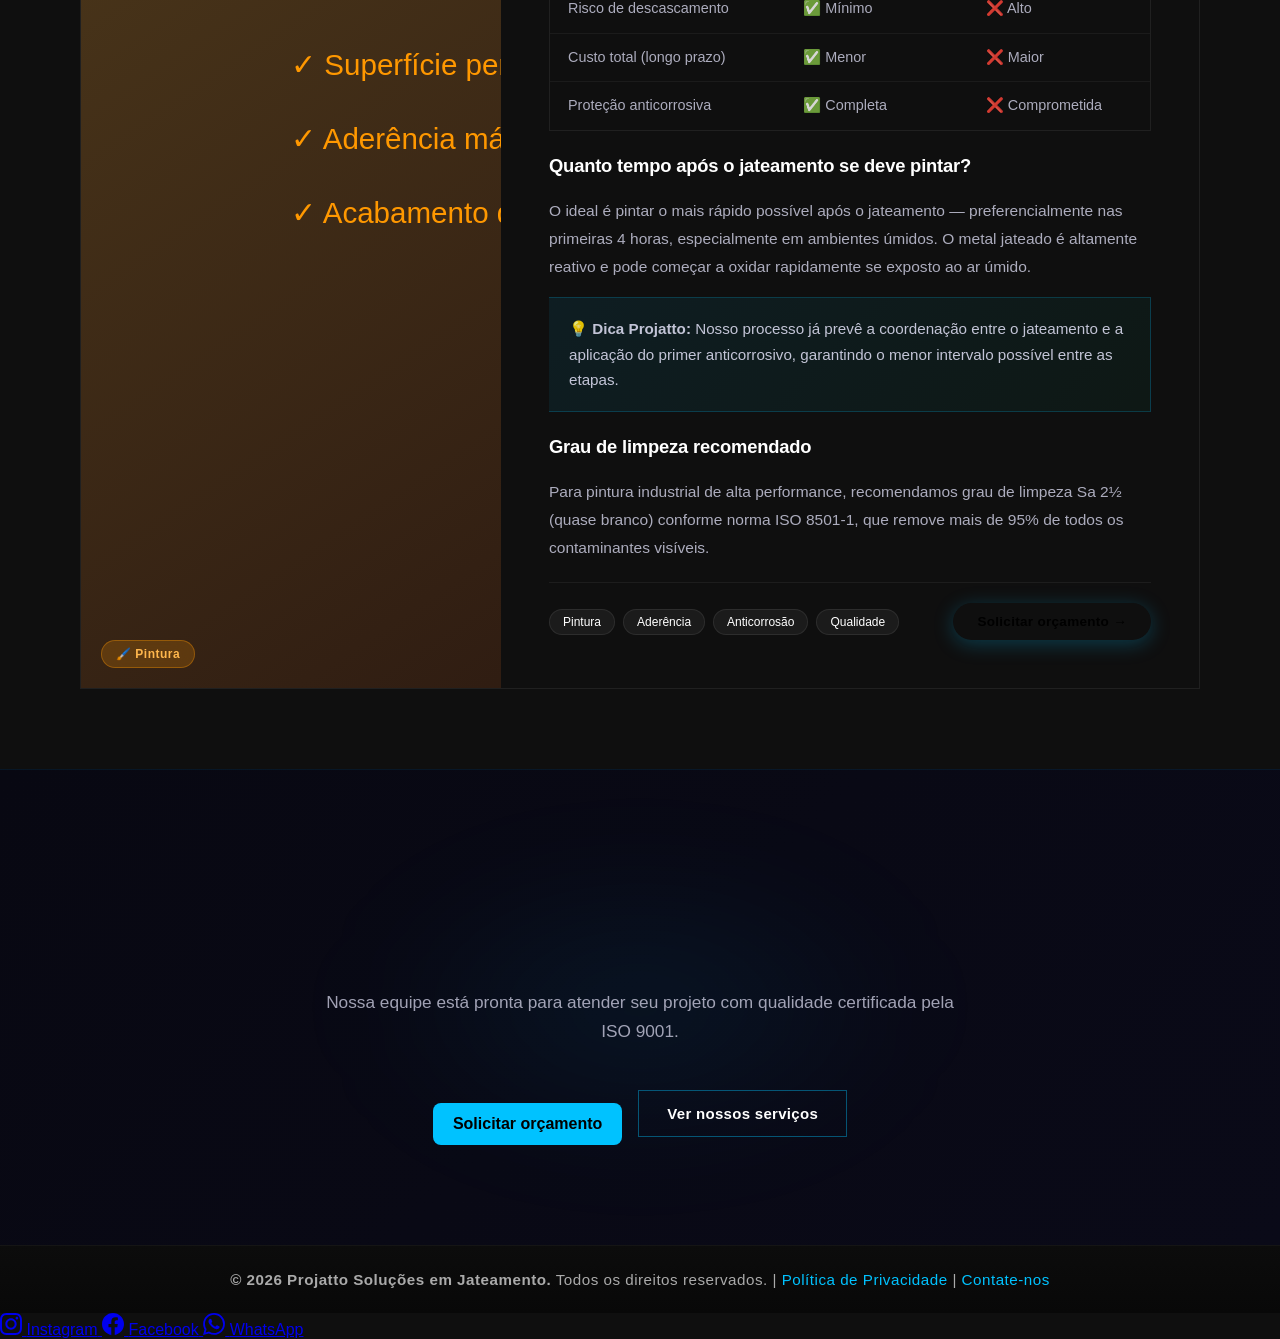
<file: blog.html>
<!DOCTYPE html>
<html lang="pt-br">

<head>
    <meta charset="UTF-8">
    <meta name="viewport" content="width=device-width, initial-scale=1.0">
    <meta http-equiv="X-UA-Compatible" content="IE=edge">
    <meta name="description" content="Blog da Projatto - Artigos sobre jateamento industrial, manutenção de superfícies e preparação para pintura. Saiba mais sobre nossos processos.">
    <meta name="keywords" content="blog jateamento, limpeza industrial, preparação superfícies, pintura industrial, manutenção metalúrgica">
    <meta name="author" content="Projatto Soluções em Jateamento">
    <meta name="theme-color" content="#0a0a0f">
    <meta property="og:type" content="blog">
    <meta property="og:title" content="Blog Projatto - Jateamento e Limpeza Industrial">
    <meta property="og:description" content="Artigos técnicos sobre jateamento, manutenção preventiva e preparação de superfícies.">
    <meta property="og:url" content="https://www.projatto.com.br/blog.html">
    <meta property="og:locale" content="pt_BR">
    <link rel="canonical" href="https://www.projatto.com.br/blog.html">
    <link rel="icon" type="image/svg+xml" href="_imagens/projattoLogo.svg">
    <link rel="apple-touch-icon" href="_imagens/projattoLogo.svg">
    <link rel="preconnect" href="https://fonts.googleapis.com">
    <link rel="preconnect" href="https://fonts.gstatic.com" crossorigin>
    <link href="https://fonts.googleapis.com/css2?family=Inter:wght@300;400;500;600;700;800;900&family=Syne:wght@700;800&display=swap" rel="stylesheet">
    <link rel="stylesheet" href="_css3/style.css">
    <link rel="stylesheet" href="_css3/blog.css">
    <title>Blog | Projatto - Jateamento Industrial</title>
</head>

<body>

    <!-- SKIP LINK -->
    <a href="#main-blog" class="skip-link">Pular para conteúdo principal</a>

    <!-- HEADER -->
    <header role="banner" aria-label="Cabeçalho do site">
        <div class="cabeca">
            <div class="logo">
                <a href="index.html" title="Voltar ao site principal">
                    <img src="_imagens/projattoLogo.svg" alt="Projatto - Soluções em Jateamento" loading="eager" width="55" height="55">
                </a>
            </div>
            <nav class="menu" role="navigation" aria-label="Menu principal">
                <a href="index.html#inicio" title="Início">Início</a>
                <a href="index.html#empresa" title="Empresa">Empresa</a>
                <a href="index.html#servicos" title="Serviços">Serviços</a>
                <a href="index.html#processo" title="Processo">Nosso processo</a>
                <a href="blog.html" title="Blog" class="ativo">Blog</a>
                <a href="index.html#contato" title="Contato">Fale conosco</a>
            </nav>
            <div class="iso">
                <img src="_imagens/iso.svg" alt="Certificação ISO 9001" loading="eager" width="68" height="68">
            </div>
        </div>
    </header>

    <!-- HERO DO BLOG -->
    <section class="blog-hero" aria-label="Cabeçalho do blog">
        <div class="blog-hero-content">
            <div class="blog-hero-badge">Conhecimento & Técnica</div>
            <h1>Blog Projatto</h1>
            <p>Artigos técnicos sobre jateamento industrial, manutenção preventiva e preparação de superfícies — escritos por quem entende do processo.</p>
            <div class="blog-hero-meta">
                <span>📝 3 Artigos</span>
                <span>⏱️ Leitura rápida</span>
                <span>🏭 Conteúdo técnico</span>
            </div>
        </div>
        <div class="blog-hero-glow"></div>
    </section>

    <!-- MAIN -->
    <main id="main-blog" role="main">

        <!-- FILTROS / CATEGORIAS -->
        <section class="blog-filtros" aria-label="Filtrar artigos por categoria">
            <div class="filtros-wrapper">
                <button class="filtro-btn ativo" data-filtro="todos">Todos</button>
                <button class="filtro-btn" data-filtro="educacao">📖 Educação</button>
                <button class="filtro-btn" data-filtro="manutencao">🛠️ Manutenção</button>
                <button class="filtro-btn" data-filtro="pintura">🖌️ Pintura</button>
            </div>
        </section>

        <!-- ARTIGOS -->
        <section class="blog-artigos" aria-label="Lista de artigos">
            <div class="artigos-grid">

                <!-- ARTIGO 1 -->
                <article id="como-funciona" class="artigo-card" data-categoria="educacao" itemscope itemtype="https://schema.org/BlogPosting">

                    <div class="artigo-thumb" style="background: linear-gradient(135deg, rgba(0,194,255,0.18), rgba(0,255,174,0.08));">
                        <img src="_imagens/blog-jateamento.svg" alt="Como funciona o jateamento de granalha" loading="lazy" width="560" height="280">
                        <div class="artigo-thumb-overlay">
                            <span class="artigo-categoria educacao">📖 Educação</span>
                        </div>
                    </div>

                    <div class="artigo-body">
                        <div class="artigo-meta-topo">
                            <span class="artigo-tempo">⏱️ 5 min de leitura</span>
                            <span class="artigo-data">Janeiro 2026</span>
                        </div>

                        <h2 itemprop="headline">⚙️ Como funciona o jateamento de granalha?</h2>

                        <div class="artigo-resumo" itemprop="description">
                            <p>O jateamento de granalha é um dos processos industriais mais eficientes para limpeza e preparação de superfícies metálicas. Entenda como funciona, quais os tipos disponíveis e em quais situações cada um se aplica melhor.</p>
                        </div>

                        <div class="artigo-conteudo">

                            <h3>O que é jateamento de granalha?</h3>
                            <p>O jateamento de granalha consiste na projeção de partículas de granalha em alta velocidade contra uma superfície, com o objetivo de limpar, desbastar ou dar acabamento ao material. É amplamente utilizado na indústria metalúrgica, automotiva e de construção civil.</p>

                            <h3>Tipos de jateamento</h3>
                            <p>Existem diferentes modalidades dependendo da granalha usada e do resultado desejado:</p>
                            <ul>
                                <li><strong>Jato de granalha:</strong> Ideal para remoção de ferrugem pesada e preparação para pintura em estruturas metálicas grandes. Resulta em superfície com perfil rugoso, excelente para aderência de tinta.</li>
                                <li><strong>Jato de microesferas de vidro:</strong> Indicado para peças de precisão ou quando se deseja acabamento mais liso e uniforme. Muito usado em peças automotivas e metalúrgicas.</li>
                                <li><strong>Jato manual:</strong> Permite maior controle em áreas específicas, ideal para peças irregulares ou locais de difícil acesso.</li>
                                <li><strong>Jato automático:</strong> Alta produtividade para grandes volumes, resultado uniforme e processo contínuo.</li>
                            </ul>

                            <h3>Como o processo aumenta a durabilidade?</h3>
                            <p>Ao remover toda oxidação, graxa, tinta antiga e contaminantes, o jateamento cria uma superfície limpa e com perfil de ancoragem ideal. Isso garante que a tinta ou revestimento aplicado posteriormente tenha maior aderência, reduzindo drasticamente o risco de descascamento, bolhas e reoxidação precoce.</p>
                            <p>Superfícies jateadas corretamente podem multiplicar por 2 ou 3 vezes a vida útil do revestimento final.</p>

                            <div class="artigo-destaque">
                                <strong>💡 Dica Projatto:</strong> Sempre realize o jateamento imediatamente antes da pintura. Superfícies limpas podem começar a oxidar em poucas horas dependendo da umidade do ambiente.
                            </div>

                            <h3>Normas técnicas</h3>
                            <p>O processo de jateamento segue normas como a ABNT NBR 7348 e padrões internacionais como o Sa 2½ da norma sueca SIS 055900, garantindo padronização e qualidade do resultado.</p>

                        </div>

                        <div class="artigo-footer">
                            <div class="artigo-tags">
                                <span class="tag">Jateamento</span>
                                <span class="tag">Industrial</span>
                                <span class="tag">Granalha</span>
                                <span class="tag">Qualidade</span>
                            </div>
                            <a href="index.html#contato" class="artigo-cta">Solicitar orçamento →</a>
                        </div>

                    </div>
                </article>

                <!-- ARTIGO 2 -->
                <article id="quando-limpar" class="artigo-card" data-categoria="manutencao" itemscope itemtype="https://schema.org/BlogPosting">

                    <div class="artigo-thumb" style="background: linear-gradient(135deg, rgba(0,255,174,0.18), rgba(0,194,255,0.08));">
                        <img src="_imagens/blog-manutencao.svg" alt="Quando fazer limpeza industrial" loading="lazy" width="560" height="280">
                        <div class="artigo-thumb-overlay">
                            <span class="artigo-categoria manutencao">🛠️ Manutenção</span>
                        </div>
                    </div>

                    <div class="artigo-body">
                        <div class="artigo-meta-topo">
                            <span class="artigo-tempo">⏱️ 4 min de leitura</span>
                            <span class="artigo-data">Fevereiro 2026</span>
                        </div>

                        <h2 itemprop="headline">🔧 Quando é necessário fazer a limpeza industrial?</h2>

                        <div class="artigo-resumo" itemprop="description">
                            <p>Identificar o momento certo para realizar a limpeza industrial é fundamental para evitar gastos maiores com reparos e substituição de peças. Conheça os principais sinais de desgaste e quando agir.</p>
                        </div>

                        <div class="artigo-conteudo">

                            <h3>Principais sinais de que é hora de limpar</h3>
                            <p>Estruturas metálicas, máquinas e peças industriais emitem sinais visíveis de desgaste que não devem ser ignorados:</p>
                            <ul>
                                <li><strong>Ferrugem superficial:</strong> Pontos de oxidação iniciais são o sinal mais claro. Agir cedo evita que a corrosão penetre profundamente no metal.</li>
                                <li><strong>Tinta descascando ou bolhada:</strong> Indica que houve perda de aderência, geralmente causada por preparação inadequada ou umidade.</li>
                                <li><strong>Acúmulo de graxa e resíduos:</strong> Comprometem o funcionamento de peças móveis e podem causar superaquecimento ou falha mecânica.</li>
                                <li><strong>Incrustações difíceis de remover:</strong> Carepa de laminação, óxidos espessos e outros depósitos exigem jateamento para remoção eficaz.</li>
                            </ul>

                            <h3>A importância da manutenção preventiva</h3>
                            <p>A manutenção preventiva é sempre mais econômica do que a corretiva. Uma estrutura tratada preventivamente com jateamento e pintura adequada pode durar anos sem necessidade de intervenção maior. Já uma estrutura negligenciada pode exigir substituição completa de peças — um custo muito mais elevado.</p>

                            <h3>Frequência recomendada</h3>
                            <p>A periodicidade ideal varia conforme o ambiente de exposição do material:</p>
                            <ul>
                                <li><strong>Ambientes internos secos:</strong> Revisão a cada 3–5 anos</li>
                                <li><strong>Ambientes úmidos ou externos:</strong> Revisão anual</li>
                                <li><strong>Ambientes agressivos (sal, ácidos):</strong> Revisão semestral ou conforme laudo técnico</li>
                            </ul>

                            <div class="artigo-destaque">
                                <strong>💡 Dica Projatto:</strong> Faça inspeções visuais mensais nas estruturas mais expostas. Problemas detectados cedo custam uma fração do reparo completo.
                            </div>

                            <h3>O jateamento como solução de manutenção</h3>
                            <p>O jateamento remove todo o material degradado e deixa a superfície pronta para um novo ciclo de proteção. É o método mais eficaz e duradouro, recomendado por engenheiros e especificado em projetos industriais sérios.</p>

                        </div>

                        <div class="artigo-footer">
                            <div class="artigo-tags">
                                <span class="tag">Manutenção</span>
                                <span class="tag">Prevenção</span>
                                <span class="tag">Ferrugem</span>
                                <span class="tag">Estruturas</span>
                            </div>
                            <a href="index.html#contato" class="artigo-cta">Solicitar orçamento →</a>
                        </div>

                    </div>
                </article>

                <!-- ARTIGO 3 -->
                <article id="beneficios-pintura" class="artigo-card" data-categoria="pintura" itemscope itemtype="https://schema.org/BlogPosting">

                    <div class="artigo-thumb" style="background: linear-gradient(135deg, rgba(255,152,0,0.15), rgba(0,194,255,0.12));">
                        <img src="_imagens/blog-pintura.svg" alt="Benefícios do jateamento antes da pintura" loading="lazy" width="560" height="280">
                        <div class="artigo-thumb-overlay">
                            <span class="artigo-categoria pintura">🖌️ Pintura</span>
                        </div>
                    </div>

                    <div class="artigo-body">
                        <div class="artigo-meta-topo">
                            <span class="artigo-tempo">⏱️ 6 min de leitura</span>
                            <span class="artigo-data">Março 2026</span>
                        </div>

                        <h2 itemprop="headline">🎨 Benefícios do jateamento antes da pintura industrial</h2>

                        <div class="artigo-resumo" itemprop="description">
                            <p>Preparar corretamente a superfície é o passo mais crítico antes de qualquer pintura industrial. Saiba por que o jateamento garante um resultado muito mais resistente, durável e econômico a longo prazo.</p>
                        </div>

                        <div class="artigo-conteudo">

                            <h3>Por que a preparação de superfície é tão importante?</h3>
                            <p>A maioria das falhas em sistemas de pintura industrial ocorre não por falha da tinta em si, mas por preparação inadequada da superfície. Contaminantes como óleo, ferrugem, carepa e umidade impedem a aderência correta do revestimento, levando a falhas precoces.</p>

                            <h3>O que o jateamento faz pela pintura</h3>
                            <ul>
                                <li><strong>Remove 100% da oxidação:</strong> Não deixa ferrugem ativa sob a tinta, o principal causador de falha em revestimentos.</li>
                                <li><strong>Cria perfil de ancoragem:</strong> A superfície jateada fica com uma textura microscópica que aumenta a área de contato e a aderência da tinta em até 400%.</li>
                                <li><strong>Elimina contaminantes invisíveis:</strong> Gorduras, óleos e sais que olho nu não detecta são removidos completamente.</li>
                                <li><strong>Garante uniformidade:</strong> O resultado é homogêneo em toda a extensão da peça, sem pontos fracos.</li>
                            </ul>

                            <h3>Comparativo: com e sem jateamento</h3>
                            <div class="artigo-tabela">
                                <table>
                                    <thead>
                                        <tr>
                                            <th>Critério</th>
                                            <th>Com Jateamento</th>
                                            <th>Sem Jateamento</th>
                                        </tr>
                                    </thead>
                                    <tbody>
                                        <tr>
                                            <td>Vida útil da pintura</td>
                                            <td>✅ 5–15 anos</td>
                                            <td>❌ 1–3 anos</td>
                                        </tr>
                                        <tr>
                                            <td>Aderência</td>
                                            <td>✅ Excelente</td>
                                            <td>❌ Fraca</td>
                                        </tr>
                                        <tr>
                                            <td>Risco de descascamento</td>
                                            <td>✅ Mínimo</td>
                                            <td>❌ Alto</td>
                                        </tr>
                                        <tr>
                                            <td>Custo total (longo prazo)</td>
                                            <td>✅ Menor</td>
                                            <td>❌ Maior</td>
                                        </tr>
                                        <tr>
                                            <td>Proteção anticorrosiva</td>
                                            <td>✅ Completa</td>
                                            <td>❌ Comprometida</td>
                                        </tr>
                                    </tbody>
                                </table>
                            </div>

                            <h3>Quanto tempo após o jateamento se deve pintar?</h3>
                            <p>O ideal é pintar o mais rápido possível após o jateamento — preferencialmente nas primeiras 4 horas, especialmente em ambientes úmidos. O metal jateado é altamente reativo e pode começar a oxidar rapidamente se exposto ao ar úmido.</p>

                            <div class="artigo-destaque">
                                <strong>💡 Dica Projatto:</strong> Nosso processo já prevê a coordenação entre o jateamento e a aplicação do primer anticorrosivo, garantindo o menor intervalo possível entre as etapas.
                            </div>

                            <h3>Grau de limpeza recomendado</h3>
                            <p>Para pintura industrial de alta performance, recomendamos grau de limpeza Sa 2½ (quase branco) conforme norma ISO 8501-1, que remove mais de 95% de todos os contaminantes visíveis.</p>

                        </div>

                        <div class="artigo-footer">
                            <div class="artigo-tags">
                                <span class="tag">Pintura</span>
                                <span class="tag">Aderência</span>
                                <span class="tag">Anticorrosão</span>
                                <span class="tag">Qualidade</span>
                            </div>
                            <a href="index.html#contato" class="artigo-cta">Solicitar orçamento →</a>
                        </div>

                    </div>
                </article>

            </div>
        </section>

        <!-- CTA FINAL -->
        <section class="blog-cta-final" aria-label="Chamada para ação">
            <div class="cta-final-wrapper">
                <h2>Precisa de jateamento profissional?</h2>
                <p>Nossa equipe está pronta para atender seu projeto com qualidade certificada pela ISO 9001.</p>
                <div class="cta-final-btns">
                    <a href="index.html#contato" class="btn">Solicitar orçamento</a>
                    <a href="index.html#servicos" class="btn-outline">Ver nossos serviços</a>
                </div>
            </div>
        </section>

    </main>

    <!-- FOOTER -->
    <footer role="contentinfo">
        <p>
            <strong>&copy; 2026 Projatto Soluções em Jateamento.</strong> Todos os direitos reservados.
            <span aria-label="separador">|</span>
            <a href="politica.html" title="Política de privacidade">Política de Privacidade</a>
            <span aria-label="separador">|</span>
            <a href="index.html#contato" title="Contato">Contate-nos</a>
        </p>
    </footer>

    <!-- MENU FLUTUANTE REDES SOCIAIS -->
    <div class="social-float" role="navigation" aria-label="Redes sociais">
        <a href="https://www.instagram.com/projatto" target="_blank" rel="noopener noreferrer"
           class="social-btn social-instagram" title="Instagram" aria-label="Instagram">
            <svg xmlns="http://www.w3.org/2000/svg" viewBox="0 0 24 24" fill="currentColor" width="22" height="22">
                <path d="M12 2.163c3.204 0 3.584.012 4.85.07 3.252.148 4.771 1.691 4.919 4.919.058 1.265.069 1.645.069 4.849 0 3.205-.012 3.584-.069 4.849-.149 3.225-1.664 4.771-4.919 4.919-1.266.058-1.644.07-4.85.07-3.204 0-3.584-.012-4.849-.07-3.26-.149-4.771-1.699-4.919-4.92-.058-1.265-.07-1.644-.07-4.849 0-3.204.013-3.583.07-4.849.149-3.227 1.664-4.771 4.919-4.919 1.266-.057 1.645-.069 4.849-.069zm0-2.163c-3.259 0-3.667.014-4.947.072-4.358.2-6.78 2.618-6.98 6.98-.059 1.281-.073 1.689-.073 4.948 0 3.259.014 3.668.072 4.948.2 4.358 2.618 6.78 6.98 6.98 1.281.058 1.689.072 4.948.072 3.259 0 3.668-.014 4.948-.072 4.354-.2 6.782-2.618 6.979-6.98.059-1.28.073-1.689.073-4.948 0-3.259-.014-3.667-.072-4.947-.196-4.354-2.617-6.78-6.979-6.98-1.281-.059-1.69-.073-4.949-.073zm0 5.838c-3.403 0-6.162 2.759-6.162 6.162s2.759 6.163 6.162 6.163 6.162-2.759 6.162-6.163c0-3.403-2.759-6.162-6.162-6.162zm0 10.162c-2.209 0-4-1.79-4-4 0-2.209 1.791-4 4-4s4 1.791 4 4c0 2.21-1.791 4-4 4zm6.406-11.845c-.796 0-1.441.645-1.441 1.44s.645 1.44 1.441 1.44c.795 0 1.439-.645 1.439-1.44s-.644-1.44-1.439-1.44z"/>
            </svg>
            <span class="social-label">Instagram</span>
        </a>
        <a href="https://www.facebook.com/projatto" target="_blank" rel="noopener noreferrer"
           class="social-btn social-facebook" title="Facebook" aria-label="Facebook">
            <svg xmlns="http://www.w3.org/2000/svg" viewBox="0 0 24 24" fill="currentColor" width="22" height="22">
                <path d="M24 12.073c0-6.627-5.373-12-12-12s-12 5.373-12 12c0 5.99 4.388 10.954 10.125 11.854v-8.385H7.078v-3.47h3.047V9.43c0-3.007 1.792-4.669 4.533-4.669 1.312 0 2.686.235 2.686.235v2.953H15.83c-1.491 0-1.956.925-1.956 1.874v2.25h3.328l-.532 3.47h-2.796v8.385C19.612 23.027 24 18.062 24 12.073z"/>
            </svg>
            <span class="social-label">Facebook</span>
        </a>
        <a href="https://wa.me/5554999999999" target="_blank" rel="noopener noreferrer"
           class="social-btn social-whatsapp" title="WhatsApp" aria-label="WhatsApp">
            <svg xmlns="http://www.w3.org/2000/svg" viewBox="0 0 24 24" fill="currentColor" width="22" height="22">
                <path d="M17.472 14.382c-.297-.149-1.758-.867-2.03-.967-.273-.099-.471-.148-.67.15-.197.297-.767.966-.94 1.164-.173.199-.347.223-.644.075-.297-.15-1.255-.463-2.39-1.475-.883-.788-1.48-1.761-1.653-2.059-.173-.297-.018-.458.13-.606.134-.133.298-.347.446-.52.149-.174.198-.298.298-.497.099-.198.05-.371-.025-.52-.075-.149-.669-1.612-.916-2.207-.242-.579-.487-.5-.669-.51-.173-.008-.371-.01-.57-.01-.198 0-.52.074-.792.372-.272.297-1.04 1.016-1.04 2.479 0 1.462 1.065 2.875 1.213 3.074.149.198 2.096 3.2 5.077 4.487.709.306 1.262.489 1.694.625.712.227 1.36.195 1.871.118.571-.085 1.758-.719 2.006-1.413.248-.694.248-1.289.173-1.413-.074-.124-.272-.198-.57-.347m-5.421 7.403h-.004a9.87 9.87 0 01-5.031-1.378l-.361-.214-3.741.982.998-3.648-.235-.374a9.86 9.86 0 01-1.51-5.26c.001-5.45 4.436-9.884 9.888-9.884 2.64 0 5.122 1.03 6.988 2.898a9.825 9.825 0 012.893 6.994c-.003 5.45-4.437 9.884-9.885 9.884m8.413-18.297A11.815 11.815 0 0012.05 0C5.495 0 .16 5.335.157 11.892c0 2.096.547 4.142 1.588 5.945L.057 24l6.305-1.654a11.882 11.882 0 005.683 1.448h.005c6.554 0 11.89-5.335 11.893-11.893a11.821 11.821 0 00-3.48-8.413z"/>
            </svg>
            <span class="social-label">WhatsApp</span>
        </a>
    </div>

    <script>
    // Filtro de categorias
    const filtros = document.querySelectorAll('.filtro-btn');
    const artigos = document.querySelectorAll('.artigo-card');

    filtros.forEach(btn => {
        btn.addEventListener('click', () => {
            filtros.forEach(b => b.classList.remove('ativo'));
            btn.classList.add('ativo');

            const filtro = btn.dataset.filtro;
            artigos.forEach(artigo => {
                if (filtro === 'todos' || artigo.dataset.categoria === filtro) {
                    artigo.style.display = '';
                    artigo.style.animation = 'fadeInCard 0.4s ease-out';
                } else {
                    artigo.style.display = 'none';
                }
            });
        });
    });

    // Header scroll
    window.addEventListener('scroll', () => {
        document.querySelector('header').classList.toggle('scrolled', window.scrollY > 40);
    });
    </script>

</body>
</html>
</file>
<file: _css3/style.css>
/* ========================= RESET ========================= */
* {
    margin: 0;
    padding: 0;
    box-sizing: border-box;
    font-family: Arial, Helvetica, sans-serif;
}

body {
    background: #0f0f0f;
    color: #fff;
    overflow-x: hidden;
}

/* ========================= HEADER PREMIUM V2 ========================= */
header {
    position: fixed;
    top: 0;
    width: 100%;
    background: rgba(10, 10, 10, 0.75);
    backdrop-filter: blur(14px);
    -webkit-backdrop-filter: blur(14px);
    border-bottom: 1px solid rgba(255,255,255,0.06);
    z-index: 1000;
    transition: all 0.3s ease;
}

header.scrolled {
    background: rgba(10, 10, 10, 0.95);
    box-shadow: 0 10px 30px rgba(0,0,0,0.5);
}

/* CONTAINER */
.cabeca {
    display: flex;
    align-items: center;
    justify-content: space-between;
    padding: 12px 60px;
    max-width: 1350px;
    margin: 0 auto;
}

/* ========================= LOGOS MAIORES ========================= */
.logo img {
    height: 55px; /* maior */
    transition: 0.3s ease;
}

.iso img {
    height: 48px; /* proporcional à logo principal */
    opacity: 0.85;
    transition: 0.3s ease;
}

.logo img:hover,
.iso img:hover {
    transform: scale(1.06);
    opacity: 1;
}

/* ========================= MENU PADRÃO BONITO ========================= */
.menu {
    display: flex;
    align-items: center;
    gap: 28px; /* espaçamento mais elegante */
}

.menu a {
    position: relative;
    color: #d0d0d0;
    text-decoration: none;
    font-size: 15px;
    font-weight: 500;
    letter-spacing: 0.6px;
    padding: 6px 0;
    transition: 0.25s ease;
}

/* linha animada */
.menu a::after {
    content: "";
    position: absolute;
    bottom: -6px;
    left: 0;
    width: 0%;
    height: 2px;
    background: linear-gradient(90deg, #00c2ff, #00e0ff);
    border-radius: 2px;
    transition: width 0.3s ease;
}

.menu a:hover {
    color: #ffffff;
}

.menu a:hover::after {
    width: 100%;
}

/* LINK ATIVO (adicione class="ativo" no HTML) */
.menu a.ativo {
    color: #fff;
}

.menu a.ativo::after {
    width: 100%;
}

/* BOTÃO CTA (último item) */
.menu a:last-child {
    background: linear-gradient(135deg, #00c2ff, #00e0ff);
    color: #000;
    padding: 10px 16px;
    border-radius: 8px;
    font-weight: 600;
}

.menu a:last-child::after {
    display: none;
}

.menu a:last-child:hover {
    transform: translateY(-2px);
    box-shadow: 0 6px 15px rgba(0,194,255,0.4);
}

/* ========================= RESPONSIVO BÁSICO ========================= */
@media (max-width: 900px) {
    .cabeca {
        padding: 10px 20px;
    }

    .menu {
        gap: 16px;
    }

    .logo img {
        height: 45px;
    }

    .iso img {
        height: 38px;
    }
}

/* ========================= INÍCIO (COM FUNDO) ========================= */
.inicio {
    min-height: 100vh;
    display: flex;
    align-items: center;
    padding: 80px 10px;
    background: linear-gradient(rgba(0,0,0,0.75), rgba(0,0,0,0.75)),
    url("https://img.freepik.com/fotos-gratis/trabalhador-da-industria-metalurgica-pulveriza-traje-de-protecao-a-noite-gerado-por-ia_188544-47424.jpg") center/cover no-repeat;
}

.inicio .conteudo {
    max-width: 700px;
}

.inicio h1 {
    font-size: 50px;
    margin-bottom: 15px;
}

.subtitulo {
    font-size: 30px;
    color: #00c2ff;
    margin-bottom: 10px;
}

.descricao {
    font-size: 20px;
    opacity: 0.85;
    margin-bottom: 20px;
}

.beneficios span {
    display: inline-block;
    margin-right: 15px;
    background: rgba(0,194,255,0.15);
    padding: 6px 10px;
    border-radius: 6px;
    font-size: 20px;
}

.btn {
    display: inline-block;
    margin-top: 20px;
    padding: 12px 20px;
    background: #00c2ff;
    color: #000;
    font-weight: bold;
    text-decoration: none;
    border-radius: 8px;
    transition: 0.3s;
}

.btn:hover {
    background: #0099cc;
}

/* ========================= SERVIÇOS ========================= */
#servicos {
    padding: 100px 60px;
    background: linear-gradient(180deg, #0f0f0f, #0a0a0a);
}

/* Título principal */
#servicos h1 {
    text-align: center;
    margin-bottom: 50px;
    font-size: 2.4rem;
    background: linear-gradient(90deg, #00c2ff, #00ffae);
    -webkit-background-clip: text;
    -webkit-text-fill-color: transparent;
    letter-spacing: 1px;
}

/* GRID */
.container {
    display: grid;
    grid-template-columns: repeat(auto-fit, minmax(260px, 1fr));
    gap: 25px;
}

/* CARDS */
.container .item {
    background: rgba(22, 22, 22, 0.85);
    backdrop-filter: blur(8px);
    padding: 25px;
    border-radius: 16px;
    transition: all 0.3s ease;
    border: 1px solid rgba(255,255,255,0.05);
    box-shadow: 0 8px 25px rgba(0,0,0,0.5);
    position: relative;
    overflow: hidden;
}

/* efeito de brilho sutil */
.container .item::before {
    content: "";
    position: absolute;
    inset: 0;
    background: linear-gradient(120deg, transparent, rgba(0,194,255,0.08), transparent);
    opacity: 0;
    transition: 0.3s;
}

.container .item:hover::before {
    opacity: 1;
}

.container .item:hover {
    transform: translateY(-10px) scale(1.01);
    border: 1px solid #00c2ff;
    box-shadow: 0 20px 50px rgba(0,0,0,0.7);
}

/* TÍTULO DO CARD */
.container h2 {
    color: #00c2ff;
    margin-bottom: 12px;
    font-size: 1.3rem;
}

/* TEXTO */
.container .resumo {
    font-size: 0.95rem;
    margin-bottom: 12px;
    opacity: 0.85;
    line-height: 1.5;
}

/* LISTA */
.container ul {
    margin: 12px 0;
    padding-left: 18px;
}

.container ul li {
    margin-bottom: 6px;
    opacity: 0.8;
    font-size: 0.9rem;
}

/* RESPONSIVO */
@media (max-width: 768px) {
    #servicos {
        padding: 70px 20px;
    }

    #servicos h1 {
        font-size: 1.8rem;
    }
}

/* ========================= PROCESSO ========================= */
#processo {
    padding: 100px 60px;
    background: linear-gradient(180deg, #0c0c0c, #080808);
}

/* TÍTULO PRINCIPAL */
#processo h1 {
    text-align: center;
    margin-bottom: 60px;
    font-size: 2.4rem;
    background: linear-gradient(90deg, #00c2ff, #00ffae);
    -webkit-background-clip: text;
    -webkit-text-fill-color: transparent;
}

/* CONTAINER */
.processo {
    display: flex;
    justify-content: center;
    gap: 30px;
    flex-wrap: wrap;
}

/* CARDS */
.processo .etapa {
    background: rgba(22, 22, 22, 0.85);
    backdrop-filter: blur(8px);
    padding: 30px 25px;
    border-radius: 16px;
    width: 270px;
    text-align: center;
    transition: all 0.35s ease;
    border: 1px solid rgba(255,255,255,0.05);
    box-shadow: 0 10px 30px rgba(0,0,0,0.5);
    position: relative;
    overflow: hidden;
}

/* brilho sutil */
.processo .etapa::before {
    content: "";
    position: absolute;
    inset: 0;
    background: linear-gradient(120deg, transparent, rgba(0,194,255,0.08), transparent);
    opacity: 0;
    transition: 0.3s;
}

.processo .etapa:hover::before {
    opacity: 1;
}

.processo .etapa:hover {
    transform: translateY(-8px) scale(1.02);
    box-shadow: 0 20px 50px rgba(0,0,0,0.7);
}

/* NÚMERO (01, 02, 03) */
.processo h3 {
    font-size: 2rem;
    margin-bottom: 5px;
    color: rgba(0,194,255,0.2);
}

/* TÍTULO */
.processo h2 {
    color: #00c2ff;
    margin-bottom: 8px;
    font-size: 1.3rem;
}

/* SUBTÍTULO */
.processo h4 {
    font-size: 0.9rem;
    margin-bottom: 15px;
    opacity: 0.7;
    letter-spacing: 0.5px;
}

/* TEXTO */
.processo p {
    font-size: 0.9rem;
    line-height: 1.6;
    opacity: 0.85;
    margin-bottom: 10px;
}

/* RESPONSIVO */
@media (max-width: 768px) {
    #processo {
        padding: 70px 20px;
    }

    #processo h1 {
        font-size: 1.8rem;
    }
}

/* ========================= EMPRESA ========================= */
#empresa {
    padding: 110px 70px;
    display: grid;
    grid-template-columns: 2fr 1fr;
    gap: 35px;
    background: linear-gradient(180deg, #0f0f0f, #0a0a0a);
    position: relative;
}

/* leve efeito de luz no fundo */
#empresa::before {
    content: "";
    position: absolute;
    top: -50px;
    left: -50px;
    width: 300px;
    height: 300px;
    background: radial-gradient(circle, rgba(0,194,255,0.15), transparent 70%);
    filter: blur(60px);
    z-index: 0;
}

/* Caixa refinada */
.box {
    background: rgba(22, 22, 22, 0.75);
    backdrop-filter: blur(12px);
    padding: 35px;
    border-radius: 18px;
    border: 1px solid rgba(255,255,255,0.06);
    box-shadow: 0 15px 40px rgba(0,0,0,0.6);
    transition: all 0.35s ease;
    position: relative;
    z-index: 1;
}

/* brilho sutil animado */
.box::after {
    content: "";
    position: absolute;
    inset: 0;
    border-radius: 18px;
    background: linear-gradient(120deg, transparent, rgba(0,194,255,0.08), transparent);
    opacity: 0;
    transition: 0.4s;
}

.box:hover::after {
    opacity: 1;
}

.box:hover {
    transform: translateY(-6px) scale(1.01);
    box-shadow: 0 25px 60px rgba(0,0,0,0.8);
}

/* Título */
#caixa1 h1 {
    text-align: center;
    margin-bottom: 25px;
    font-size: 2.4rem;
    background: linear-gradient(90deg, #00c2ff, #00ffae);
    -webkit-background-clip: text;
    -webkit-text-fill-color: transparent;
    letter-spacing: 1px;
}

/* Texto (AJUSTE IMPORTANTE 👇) */
#caixa1 p {
    margin-bottom: 14px;
    opacity: 0.85;
    line-height: 1.7;
    font-size: 1.09rem; /* ↓ antes estava muito grande */
    color: #dcdcdc;
}

/* destaque em palavras */
#caixa1 p strong {
    color: #00c2ff;
    font-weight: 600;
}

/* Responsivo */
@media (max-width: 768px) {
    #empresa {
        grid-template-columns: 1fr;
        padding: 70px 20px;
    }

    #caixa1 h1 {
        font-size: 1.8rem;
    }
}

/* ========================= CERTIFICADO (ZOOM) ========================= */
#caixa2 {
    text-align: center;
}

/* Título mais moderno */
#caixa2 h2 {
    font-size: 1.8rem;
    margin-bottom: 10px;
    background: linear-gradient(90deg, #00c2ff, #00ffae);
    -webkit-background-clip: text;
    -webkit-text-fill-color: transparent;
    letter-spacing: 1px;
}

/* Texto mais suave e legível */
#caixa2 p {
    font-size: 1.05rem;
    opacity: 0.8;
    line-height: 1.5;
    max-width: 90%;
    margin: 0 auto 15px auto;
}

/* IMAGEM (mantido, só dei um polimento leve) */
#caixa2 img {
    width: 80%;
    margin-top: 15px;
    border-radius: 10px;
    transition: 0.4s;
    cursor: zoom-in;
}

#caixa2 img:hover {
    transform: scale(0.9);
    box-shadow: 0 15px 30px rgba(0,194,255,0.3);
}

/* ========================= GALERIA ========================= */
.galeria-lightbox {
    padding: 60px 0;
}

.track {
    display: flex;
    gap: 10px;
    overflow-x: auto;
    padding: 80px;
}

.item img {
    width: 250px;
    border-radius: 10px;
    transition: 0.3s;
}

.item img:hover {
    transform: scale(1.05);
}

/* ========================= Blog ========================= */
#blog {
    padding: 180px 60px;
    background: linear-gradient(180deg, #0c0c0c, #080808);
}

/* TÍTULO */
#blog h1 {
    text-align: center;
    margin-bottom: 60px;
    font-size: 2.4rem;
    background: linear-gradient(90deg, #00c2ff, #00ffae);
    -webkit-background-clip: text;
    -webkit-text-fill-color: transparent;
}

/* GRID */
.blog-container {
    display: grid;
    grid-template-columns: repeat(auto-fit, minmax(280px, 1fr));
    gap: 30px;
}

/* CARD */
.post {
    background: rgba(22, 22, 22, 0.85);
    backdrop-filter: blur(8px);
    border-radius: 16px;
    overflow: hidden;
    transition: all 0.35s ease;
    border: 1px solid rgba(255,255,255,0.05);
    box-shadow: 0 20px 40px rgba(0,0,0,0.5);
    position: relative;
}

/* brilho sutil */
.post::before {
    content: "";
    position: absolute;
    inset: 0;
    background: linear-gradient(120deg, transparent, rgba(0,194,255,0.08), transparent);
    opacity: 0;
    transition: 0.3s;
}

.post:hover::before {
    opacity: 1;
}

.post:hover {
    transform: translateY(-10px) scale(1.02);
    box-shadow: 0 20px 50px rgba(0,0,0,0.7);
}

/* IMAGEM */
.post img {
    width: 100%;
    height: 140px;
    object-fit: cover;
    transition: 0.4s;
}

.post:hover img {
    transform: scale(1.08);
}

/* CONTEÚDO */
.post h2 {
    font-size: 1.2rem;
    color: #00c2ff;
    margin: 15px 15px 10px 15px;
}

.post p {
    font-size: 0.9rem;
    opacity: 0.85;
    line-height: 1.5;
    margin: 0 15px 15px 15px;
}

/* BOTÃO */
.post a {
    display: inline-block;
    margin: 0 15px 20px 15px;
    padding: 8px 15px;
    font-size: 0.85rem;
    color: #00c2ff;
    border: 1px solid #00c2ff;
    border-radius: 20px;
    text-decoration: none;
    transition: 0.3s;
}

.post a:hover {
    background: #00c2ff;
    color: #000;
}

/* RESPONSIVO */
@media (max-width: 768px) {
    #blog {
        padding:    70px 20px;
    }

    #blog h1 {
        font-size: 1.8rem;
    }
}
/* ========================= CONTATO ========================= */
#contato {
    padding: 120px 20px;
    background: radial-gradient(circle at top, #111, #050505);
    text-align: center;
}

/* TÍTULO */
#contato h1 {
    font-size: 2.8rem;
    margin-bottom: 50px;
    background: linear-gradient(90deg, #00c2ff, #00ffae);
    -webkit-background-clip: text;
    -webkit-text-fill-color: transparent;
    letter-spacing: 1px;
}

/* CARD DO FORM */
form {
    max-width: 520px;
    margin: auto;
    padding: 40px;
    border-radius: 20px;

    background: rgba(255, 255, 255, 0.03);
    backdrop-filter: blur(12px);

    border: 1px solid rgba(255,255,255,0.08);
    box-shadow: 
        0 0 40px rgba(0, 255, 174, 0.08),
        0 0 80px rgba(0, 194, 255, 0.05);
}

/* INPUT BOX */
.input-box {
    position: relative;
    margin-bottom: 35px;
}

/* INPUTS */
.input-box input,
.input-box textarea {
    width: 100%;
    padding: 14px;
    background: rgba(255,255,255,0.02);
    border: 1px solid rgba(255,255,255,0.1);
    border-radius: 10px;
    color: #fff;
    outline: none;
    font-size: 1rem;
    transition: 0.3s;
}

/* EFEITO HOVER/FOCUS */
.input-box input:focus,
.input-box textarea:focus {
    border-color: #00ffae;
    box-shadow: 0 0 10px rgba(0,255,174,0.3);
}

/* LABEL */
.input-box label {
    position: absolute;
    top: 14px;
    left: 14px;
    color: #888;
    pointer-events: none;
    transition: 0.3s;
}

/* LABEL ANIMADA */
.input-box input:focus ~ label,
.input-box input:valid ~ label,
.input-box textarea:focus ~ label,
.input-box textarea:valid ~ label {
    top: -10px;
    left: 12px;
    font-size: 0.75rem;
    color: #00ffae;
    background: #050505;
    padding: 0 6px;
}

/* TEXTAREA */
textarea {
    min-height: 120px;
    resize: none;
}

/* BOTÃO */
button {
    width: 100%;
    padding: 14px;
    border: none;
    border-radius: 10px;
    font-weight: bold;
    font-size: 1rem;
    cursor: pointer;
    color: #000;

    background: linear-gradient(90deg, #00c2ff, #00ffae);

    transition: 0.4s;
    box-shadow: 0 0 20px rgba(0,255,174,0.3);
}

/* HOVER DO BOTÃO */
button:hover {
    transform: translateY(-3px) scale(1.03);
    box-shadow: 
        0 0 25px rgba(0,255,174,0.6),
        0 0 50px rgba(0,194,255,0.3);
}

/* CLIQUE */
button:active {
    transform: scale(0.98);
}

/* STATUS */
#status {
    margin-top: 20px;
    font-size: 0.9rem;
    color: #00ffae;
    opacity: 0;
    transition: 0.3s;
}

/* APARECER STATUS */
#status.show {
    opacity: 1;
}
/* ========================= FOOTER ========================= */
footer {
    background: linear-gradient(180deg, #0c0c0c, #080808);
    padding: 25px 20px;
    text-align: center;
    border-top: 1px solid rgba(255,255,255,0.05);
}

footer p {
    color: #aaa;
    font-size: 0.95rem;
    letter-spacing: 0.5px;
}

/* LINK */
footer a {
    color: #00c2ff;
    text-decoration: none;
    font-weight: 500;
    position: relative;
    transition: 0.3s;
}

/* EFEITO LINHA ANIMADA */
footer a::after {
    content: "";
    position: absolute;
    width: 0%;
    height: 2px;
    left: 0;
    bottom: -3px;
    background: linear-gradient(90deg, #00c2ff, #00ffae);
    transition: 0.3s;
}

/* HOVER */
footer a:hover {
    color: #00ffae;
}

footer a:hover::after {
    width: 100%;
}

/* RESPONSIVO */
@media (max-width: 600px) {
    footer p {
        font-size: 0.85rem;
    }
}
</file>
<file: _css3/blog.css>
/* ============================================
   PROJATTO - BLOG CSS
   Design Premium - Página de Blog
   ============================================ */

/* ========================= BLOG HERO ========================= */
.blog-hero {
    min-height: 52vh;
    display: flex;
    align-items: center;
    justify-content: center;
    text-align: center;
    padding: 120px 24px 80px;
    background:
        linear-gradient(135deg, rgba(0,0,0,0.88) 0%, rgba(0,5,15,0.92) 100%),
        url("https://img.freepik.com/fotos-gratis/trabalhador-da-industria-metalurgica-pulveriza-traje-de-protecao-a-noite-gerado-por-ia_188544-47424.jpg") center/cover no-repeat;
    position: relative;
    overflow: hidden;
}

.blog-hero::before {
    content: "";
    position: absolute;
    inset: 0;
    background: radial-gradient(ellipse at 50% 80%, rgba(0, 194, 255, 0.12) 0%, transparent 65%);
    pointer-events: none;
}

.blog-hero-glow {
    position: absolute;
    bottom: -80px;
    left: 50%;
    transform: translateX(-50%);
    width: 600px;
    height: 160px;
    background: radial-gradient(ellipse, rgba(0, 194, 255, 0.15), transparent 70%);
    filter: blur(40px);
    pointer-events: none;
}

.blog-hero-content {
    position: relative;
    z-index: 1;
    max-width: 720px;
    animation: slideInUp 0.8s cubic-bezier(0.4, 0, 0.2, 1);
}

.blog-hero-badge {
    display: inline-block;
    padding: 6px 18px;
    background: linear-gradient(135deg, rgba(0, 194, 255, 0.15), rgba(0, 255, 174, 0.08));
    border: 1px solid rgba(0, 194, 255, 0.3);
    border-radius: 50px;
    font-size: 12px;
    font-weight: 600;
    letter-spacing: 1.5px;
    text-transform: uppercase;
    color: var(--color-primary);
    margin-bottom: 20px;
}

.blog-hero h1 {
    font-family: var(--font-display);
    font-size: clamp(2.5rem, 6vw, 5rem);
    font-weight: 800;
    letter-spacing: -2px;
    line-height: 1.1;
    margin-bottom: 20px;
    background: linear-gradient(135deg, #ffffff 30%, var(--color-primary) 70%, var(--color-secondary) 100%);
    -webkit-background-clip: text;
    background-clip: text;
    -webkit-text-fill-color: transparent;
}

.blog-hero p {
    font-size: clamp(1rem, 2vw, 1.2rem);
    color: rgba(200, 200, 220, 0.85);
    line-height: 1.75;
    margin-bottom: 28px;
    max-width: 580px;
    margin-left: auto;
    margin-right: auto;
}

.blog-hero-meta {
    display: flex;
    align-items: center;
    justify-content: center;
    gap: 24px;
    flex-wrap: wrap;
    font-size: 13px;
    color: var(--color-text-dim);
    font-weight: 500;
}

.blog-hero-meta span {
    display: flex;
    align-items: center;
    gap: 6px;
}

/* ========================= FILTROS ========================= */
.blog-filtros {
    background: rgba(8, 8, 18, 0.98);
    border-bottom: 1px solid rgba(255, 255, 255, 0.05);
    position: sticky;
    top: 78px;
    z-index: 100;
    backdrop-filter: blur(16px);
    -webkit-backdrop-filter: blur(16px);
}

.filtros-wrapper {
    display: flex;
    align-items: center;
    gap: 10px;
    padding: 18px 80px;
    max-width: 1400px;
    margin: 0 auto;
    overflow-x: auto;
    scrollbar-width: none;
}

.filtros-wrapper::-webkit-scrollbar {
    display: none;
}

.filtro-btn {
    padding: 8px 20px;
    border-radius: 50px;
    border: 1px solid rgba(255, 255, 255, 0.1);
    background: transparent;
    color: var(--color-text-muted);
    font-family: var(--font-family);
    font-size: 13.5px;
    font-weight: 500;
    cursor: pointer;
    transition: all 0.25s ease;
    white-space: nowrap;
    letter-spacing: 0.3px;
}

.filtro-btn:hover {
    border-color: var(--color-primary);
    color: var(--color-primary);
}

.filtro-btn.ativo {
    background: linear-gradient(135deg, var(--color-primary), var(--color-secondary));
    color: #000;
    border-color: transparent;
    font-weight: 700;
    box-shadow: 0 4px 20px rgba(0, 194, 255, 0.3);
}

/* ========================= ARTIGOS GRID ========================= */
.blog-artigos {
    background: linear-gradient(180deg, var(--color-dark), #080812);
    padding: 80px 80px;
}

.artigos-grid {
    max-width: 1400px;
    margin: 0 auto;
    display: flex;
    flex-direction: column;
    gap: 64px;
}

/* ========================= ARTIGO CARD ========================= */
.artigo-card {
    background: var(--color-surface);
    border-radius: var(--border-radius-xl);
    border: 1px solid rgba(255, 255, 255, 0.07);
    overflow: hidden;
    box-shadow: var(--shadow-md);
    transition: all 0.4s cubic-bezier(0.4, 0, 0.2, 1);
    display: grid;
    grid-template-columns: 420px 1fr;
}

.artigo-card:hover {
    border-color: rgba(0, 194, 255, 0.2);
    box-shadow: var(--shadow-lg), 0 0 60px rgba(0, 194, 255, 0.06);
    transform: translateY(-4px);
}

@keyframes fadeInCard {
    from { opacity: 0; transform: translateY(20px); }
    to   { opacity: 1; transform: translateY(0); }
}

/* Imagem lateral */
.artigo-thumb {
    position: relative;
    overflow: hidden;
    min-height: 340px;
}

.artigo-thumb img {
    width: 100%;
    height: 100%;
    object-fit: cover;
    display: block;
    transition: transform 0.5s cubic-bezier(0.4, 0, 0.2, 1);
}

.artigo-card:hover .artigo-thumb img {
    transform: scale(1.05);
}

.artigo-thumb-overlay {
    position: absolute;
    bottom: 20px;
    left: 20px;
    z-index: 2;
}

.artigo-categoria {
    display: inline-block;
    padding: 6px 14px;
    border-radius: 50px;
    font-size: 12px;
    font-weight: 700;
    letter-spacing: 0.5px;
    backdrop-filter: blur(10px);
    -webkit-backdrop-filter: blur(10px);
}

.artigo-categoria.educacao {
    background: rgba(0, 194, 255, 0.2);
    border: 1px solid rgba(0, 194, 255, 0.35);
    color: var(--color-primary);
}

.artigo-categoria.manutencao {
    background: rgba(0, 255, 174, 0.2);
    border: 1px solid rgba(0, 255, 174, 0.35);
    color: var(--color-secondary);
}

.artigo-categoria.pintura {
    background: rgba(255, 152, 0, 0.2);
    border: 1px solid rgba(255, 152, 0, 0.35);
    color: #ffb74d;
}

/* Corpo do artigo */
.artigo-body {
    padding: 48px;
    display: flex;
    flex-direction: column;
    gap: 20px;
}

.artigo-meta-topo {
    display: flex;
    align-items: center;
    gap: 20px;
    font-size: 12.5px;
    color: var(--color-text-dim);
    font-weight: 500;
}

.artigo-meta-topo span {
    display: flex;
    align-items: center;
    gap: 5px;
}

.artigo-data {
    padding-left: 20px;
    border-left: 1px solid rgba(255,255,255,0.1);
}

.artigo-body h2 {
    font-family: var(--font-display);
    font-size: clamp(1.5rem, 2.5vw, 2rem);
    font-weight: 800;
    color: var(--color-text);
    line-height: 1.25;
    letter-spacing: -0.5px;
    margin: 0;
}

.artigo-resumo p {
    font-size: 1.05rem;
    color: rgba(200, 200, 220, 0.82);
    line-height: 1.75;
    margin: 0;
    padding-bottom: 20px;
    border-bottom: 1px solid rgba(255, 255, 255, 0.06);
}

/* Conteúdo completo do artigo */
.artigo-conteudo {
    display: flex;
    flex-direction: column;
    gap: 16px;
}

.artigo-conteudo h3 {
    font-family: var(--font-display);
    font-size: 1.15rem;
    font-weight: 700;
    color: var(--color-primary);
    margin: 8px 0 4px;
    letter-spacing: -0.2px;
}

.artigo-conteudo p {
    font-size: 0.97rem;
    color: rgba(200, 200, 220, 0.85);
    line-height: 1.8;
    margin: 0;
}

.artigo-conteudo ul {
    padding-left: 20px;
    display: flex;
    flex-direction: column;
    gap: 10px;
}

.artigo-conteudo ul li {
    font-size: 0.96rem;
    color: rgba(200, 200, 220, 0.82);
    line-height: 1.7;
}

.artigo-conteudo ul li strong {
    color: var(--color-text);
}

/* Destaque / dica */
.artigo-destaque {
    background: linear-gradient(135deg, rgba(0, 194, 255, 0.08), rgba(0, 255, 174, 0.04));
    border: 1px solid rgba(0, 194, 255, 0.2);
    border-left: 3px solid var(--color-primary);
    border-radius: var(--border-radius-md);
    padding: 18px 20px;
    font-size: 0.95rem;
    color: rgba(220, 220, 240, 0.88);
    line-height: 1.7;
}

.artigo-destaque strong {
    color: var(--color-primary);
}

/* Tabela comparativa */
.artigo-tabela {
    overflow-x: auto;
    border-radius: var(--border-radius-md);
    border: 1px solid rgba(255, 255, 255, 0.07);
}

.artigo-tabela table {
    width: 100%;
    border-collapse: collapse;
    font-size: 0.9rem;
}

.artigo-tabela thead tr {
    background: linear-gradient(135deg, rgba(0, 194, 255, 0.12), rgba(0, 255, 174, 0.06));
}

.artigo-tabela th {
    padding: 14px 18px;
    text-align: left;
    font-weight: 700;
    color: var(--color-primary);
    font-size: 0.85rem;
    letter-spacing: 0.5px;
    white-space: nowrap;
}

.artigo-tabela td {
    padding: 13px 18px;
    border-top: 1px solid rgba(255, 255, 255, 0.05);
    color: rgba(200, 200, 220, 0.85);
    line-height: 1.5;
}

.artigo-tabela tbody tr:hover td {
    background: rgba(0, 194, 255, 0.04);
}

/* Footer do artigo */
.artigo-footer {
    display: flex;
    align-items: center;
    justify-content: space-between;
    flex-wrap: wrap;
    gap: 16px;
    padding-top: 20px;
    border-top: 1px solid rgba(255, 255, 255, 0.06);
    margin-top: auto;
}

.artigo-tags {
    display: flex;
    flex-wrap: wrap;
    gap: 8px;
}

.tag {
    padding: 5px 13px;
    border-radius: 50px;
    background: rgba(255, 255, 255, 0.05);
    border: 1px solid rgba(255, 255, 255, 0.08);
    font-size: 12px;
    font-weight: 500;
    color: var(--color-text-dim);
    transition: all 0.2s ease;
}

.tag:hover {
    border-color: var(--color-primary);
    color: var(--color-primary);
    background: rgba(0, 194, 255, 0.07);
}

.artigo-cta {
    display: inline-flex;
    align-items: center;
    gap: 8px;
    padding: 11px 24px;
    background: linear-gradient(135deg, var(--color-primary), var(--color-secondary));
    color: #000;
    font-weight: 700;
    font-size: 13.5px;
    border-radius: 50px;
    text-decoration: none;
    transition: all 0.3s cubic-bezier(0.34, 1.56, 0.64, 1);
    box-shadow: 0 4px 20px rgba(0, 194, 255, 0.25);
    letter-spacing: 0.3px;
    white-space: nowrap;
}

.artigo-cta:hover {
    transform: translateY(-3px) scale(1.05);
    box-shadow: 0 10px 32px rgba(0, 194, 255, 0.45), 0 0 20px rgba(0, 255, 174, 0.2);
}

/* ========================= CTA FINAL ========================= */
.blog-cta-final {
    background: linear-gradient(135deg, #080812, #0a0a18);
    padding: 100px 80px;
    text-align: center;
    border-top: 1px solid rgba(0, 194, 255, 0.08);
    position: relative;
    overflow: hidden;
}

.blog-cta-final::before {
    content: "";
    position: absolute;
    top: 50%;
    left: 50%;
    transform: translate(-50%, -50%);
    width: 600px;
    height: 300px;
    background: radial-gradient(ellipse, rgba(0, 194, 255, 0.08), transparent 70%);
    filter: blur(60px);
    pointer-events: none;
}

.cta-final-wrapper {
    position: relative;
    z-index: 1;
    max-width: 640px;
    margin: 0 auto;
}

.cta-final-wrapper h2 {
    font-family: var(--font-display);
    font-size: clamp(2rem, 4vw, 2.8rem);
    font-weight: 800;
    letter-spacing: -1px;
    margin-bottom: 16px;
    background: linear-gradient(90deg, var(--color-primary), var(--color-secondary));
    -webkit-background-clip: text;
    background-clip: text;
    -webkit-text-fill-color: transparent;
}

.cta-final-wrapper p {
    font-size: 1.08rem;
    color: rgba(200, 200, 220, 0.8);
    line-height: 1.7;
    margin-bottom: 36px;
}

.cta-final-btns {
    display: flex;
    align-items: center;
    justify-content: center;
    gap: 16px;
    flex-wrap: wrap;
}

.btn-outline {
    display: inline-flex;
    align-items: center;
    padding: 14px 28px;
    border: 1.5px solid rgba(0, 194, 255, 0.4);
    color: var(--color-primary);
    font-weight: 600;
    font-size: 15px;
    border-radius: var(--border-radius-sm);
    text-decoration: none;
    transition: all 0.3s ease;
    background: transparent;
    letter-spacing: 0.3px;
}

.btn-outline:hover {
    background: rgba(0, 194, 255, 0.08);
    border-color: var(--color-primary);
    transform: translateY(-2px);
    box-shadow: 0 8px 24px rgba(0, 194, 255, 0.2);
}

/* ========================= RESPONSIVE ========================= */
@media (max-width: 1100px) {
    .artigo-card {
        grid-template-columns: 340px 1fr;
    }

    .blog-artigos,
    .blog-cta-final {
        padding: 60px 40px;
    }

    .filtros-wrapper {
        padding: 16px 40px;
    }
}

@media (max-width: 900px) {
    .artigo-card {
        grid-template-columns: 1fr;
    }

    .artigo-thumb {
        min-height: 260px;
        max-height: 300px;
    }

    .artigo-body {
        padding: 36px 32px;
    }

    .blog-artigos {
        padding: 48px 32px;
    }

    .artigos-grid {
        gap: 48px;
    }
}

@media (max-width: 768px) {
    .blog-hero {
        padding: 110px 20px 60px;
        min-height: 45vh;
    }

    .blog-artigos,
    .blog-cta-final {
        padding: 40px 20px;
    }

    .filtros-wrapper {
        padding: 14px 20px;
        gap: 8px;
    }

    .filtro-btn {
        padding: 7px 16px;
        font-size: 12.5px;
    }

    .artigo-body {
        padding: 28px 24px;
    }

    .artigo-footer {
        flex-direction: column;
        align-items: flex-start;
    }

    .artigo-cta {
        width: 100%;
        justify-content: center;
    }

    .cta-final-btns {
        flex-direction: column;
    }

    .btn-outline {
        width: 100%;
        justify-content: center;
    }

    .artigos-grid {
        gap: 36px;
    }
}

@media (max-width: 600px) {
    .blog-hero h1 {
        font-size: 2.2rem;
        letter-spacing: -1px;
    }

    .blog-hero-meta {
        gap: 14px;
        font-size: 12px;
    }

    .artigo-thumb {
        min-height: 220px;
    }

    .artigo-body {
        padding: 22px 18px;
        gap: 14px;
    }

    .artigo-body h2 {
        font-size: 1.35rem;
    }

    .artigo-conteudo h3 {
        font-size: 1.05rem;
    }

    .artigo-conteudo p,
    .artigo-conteudo ul li {
        font-size: 0.9rem;
    }

    .artigo-destaque {
        font-size: 0.88rem;
        padding: 14px 16px;
    }

    .artigo-tabela th,
    .artigo-tabela td {
        padding: 10px 12px;
        font-size: 0.82rem;
    }

    .blog-cta-final {
        padding: 60px 20px;
    }

    .cta-final-wrapper h2 {
        font-size: 1.8rem;
    }
}
</file>
